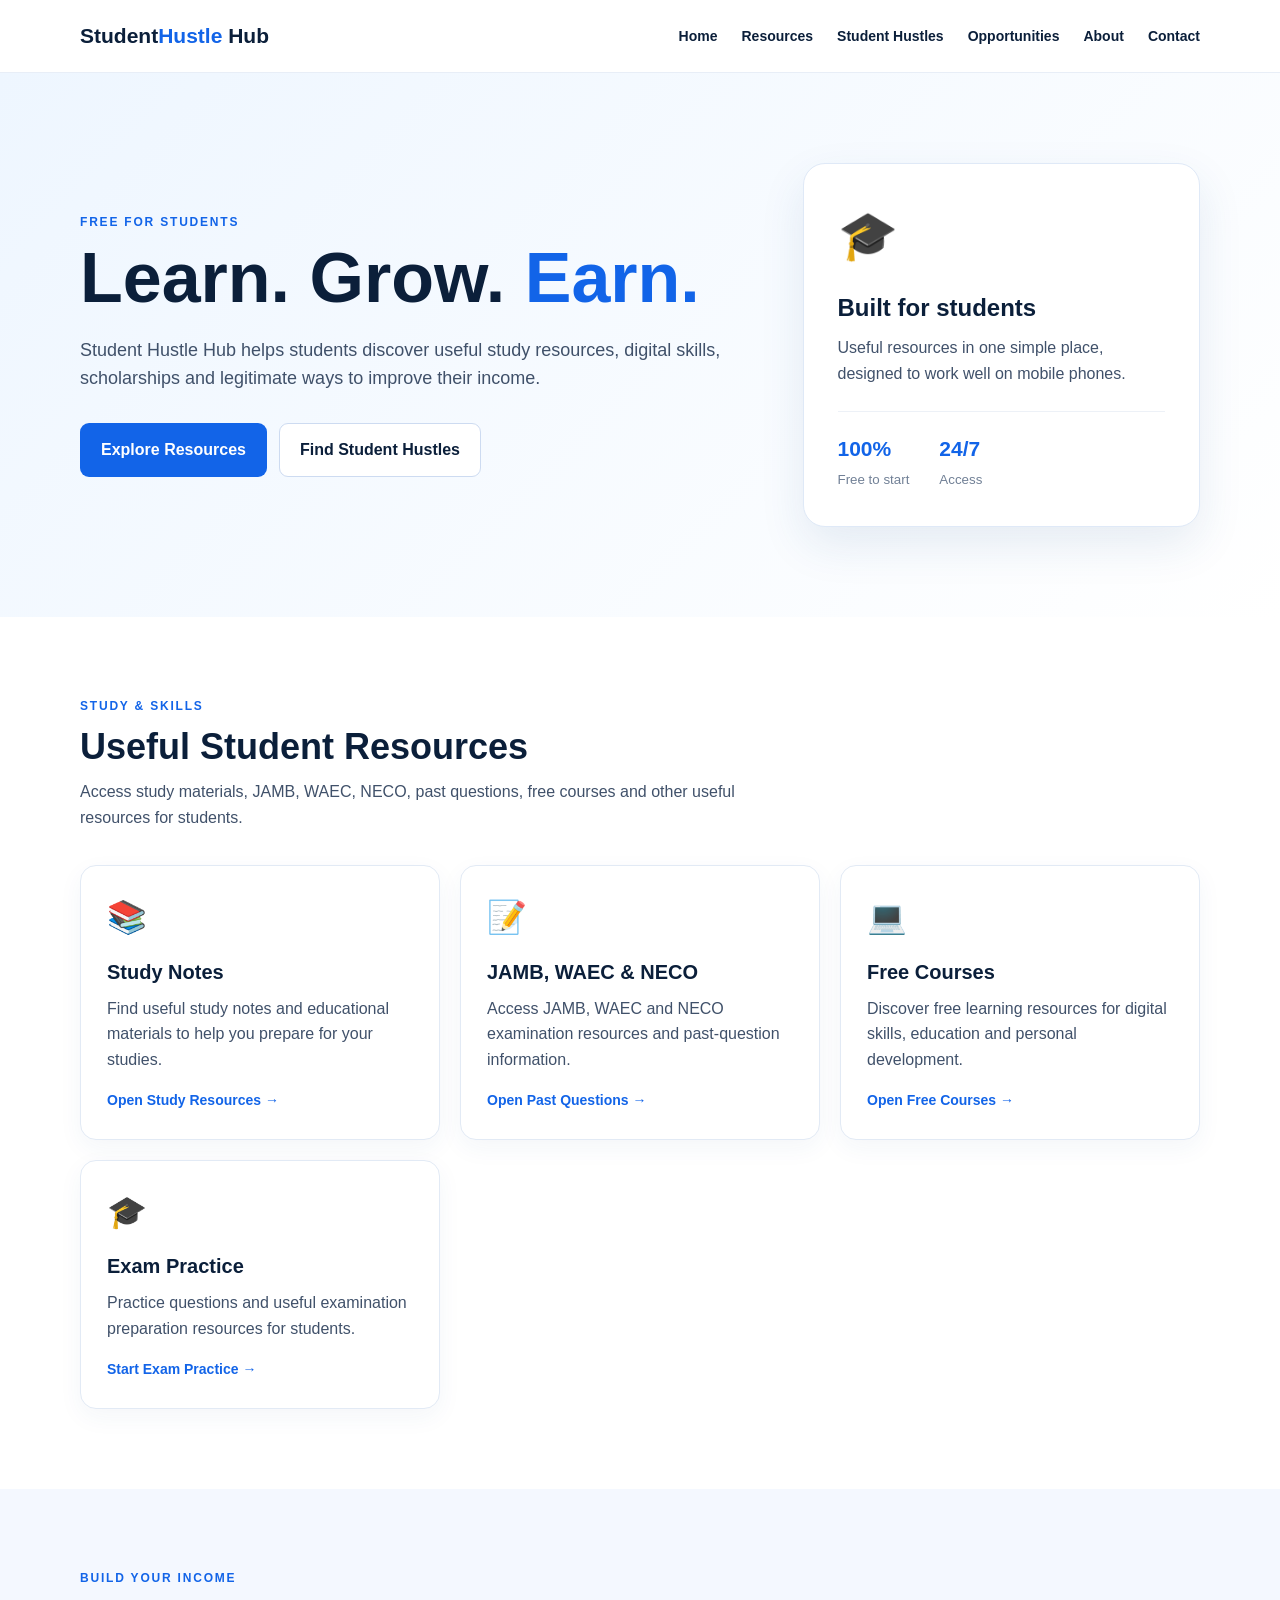
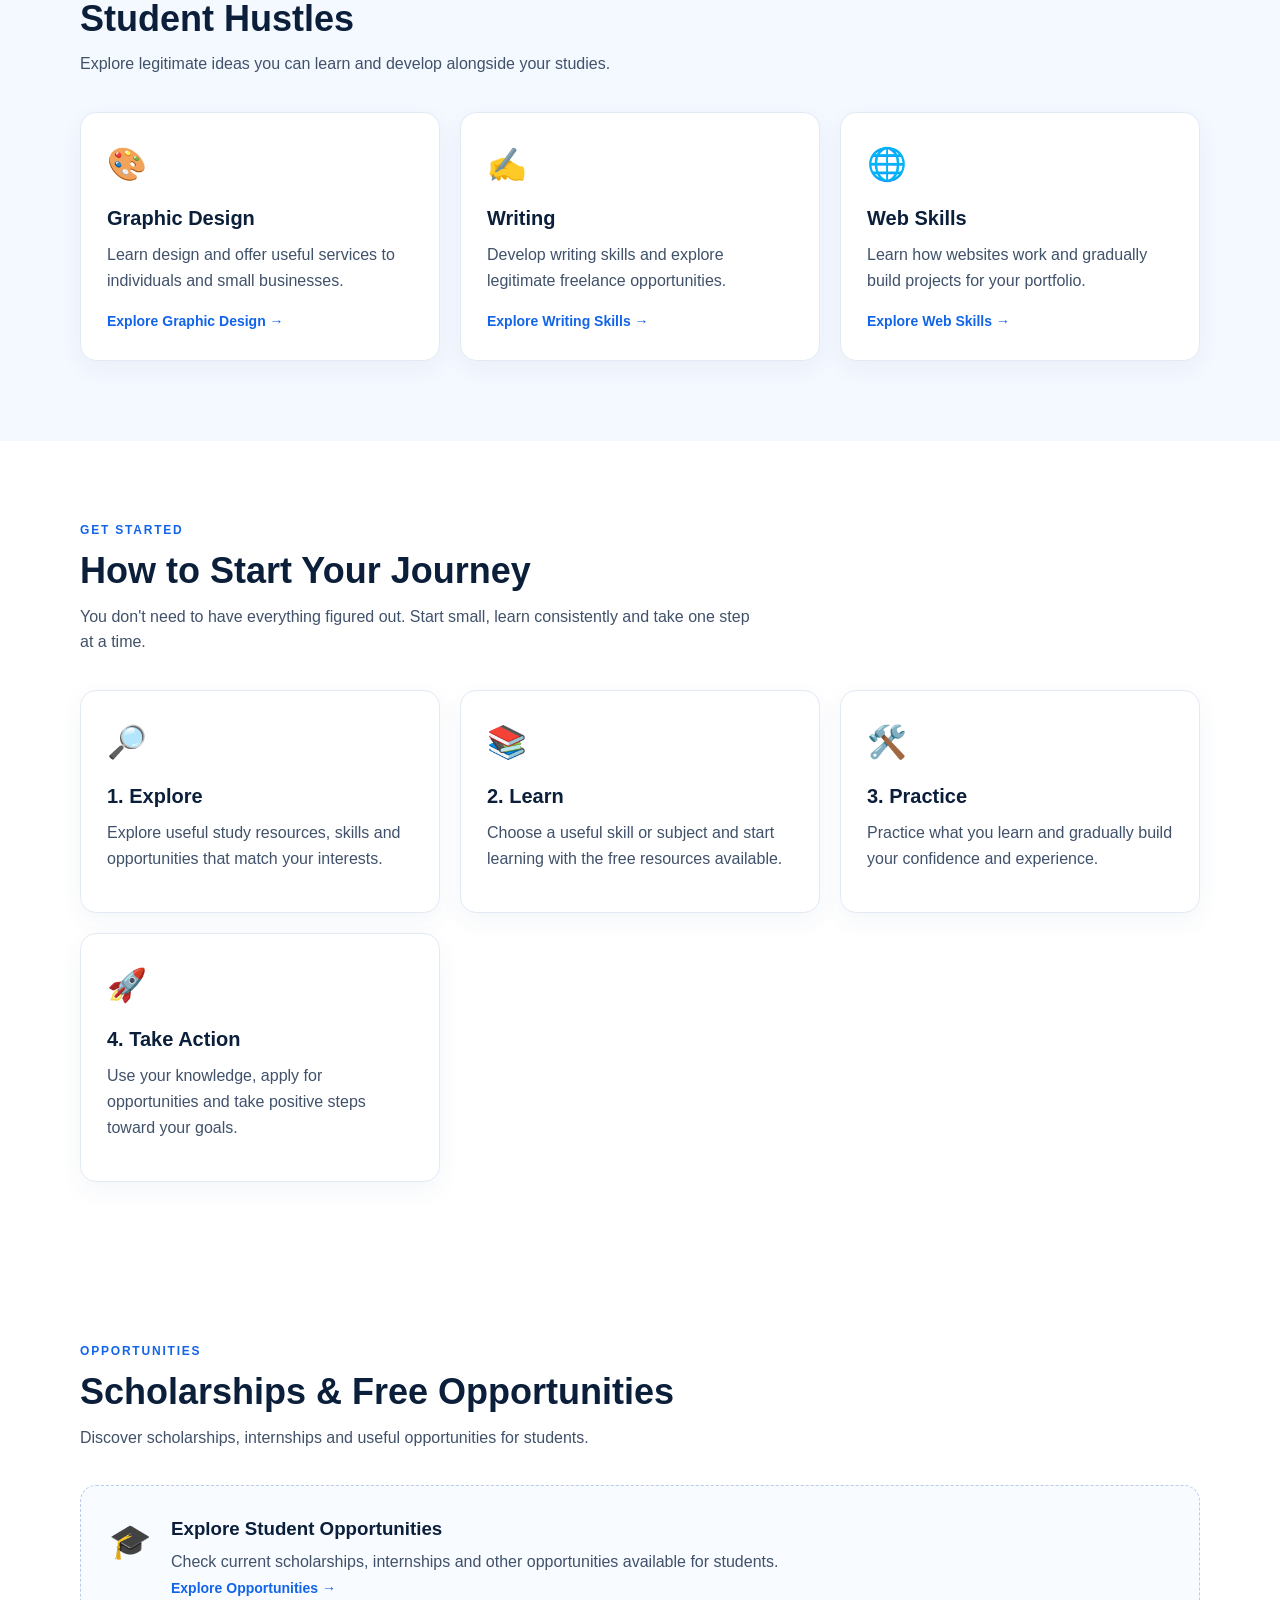
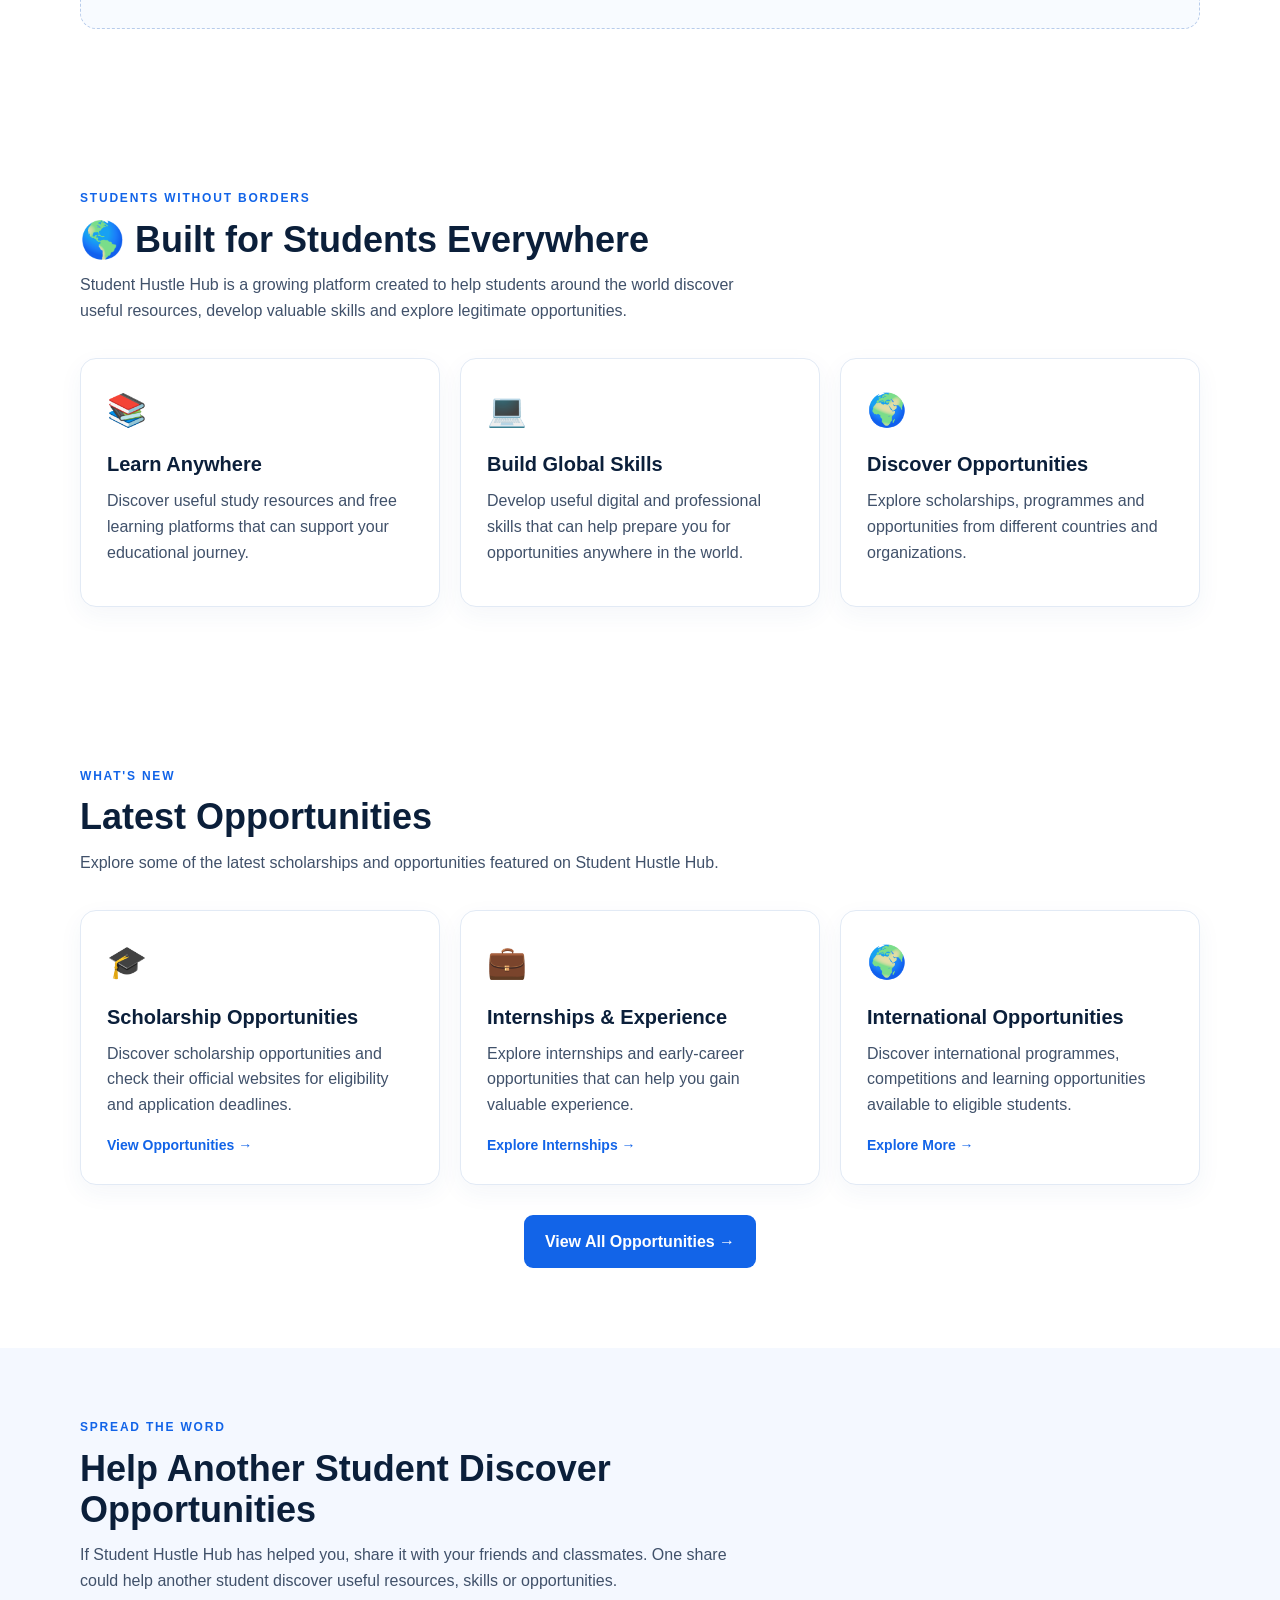
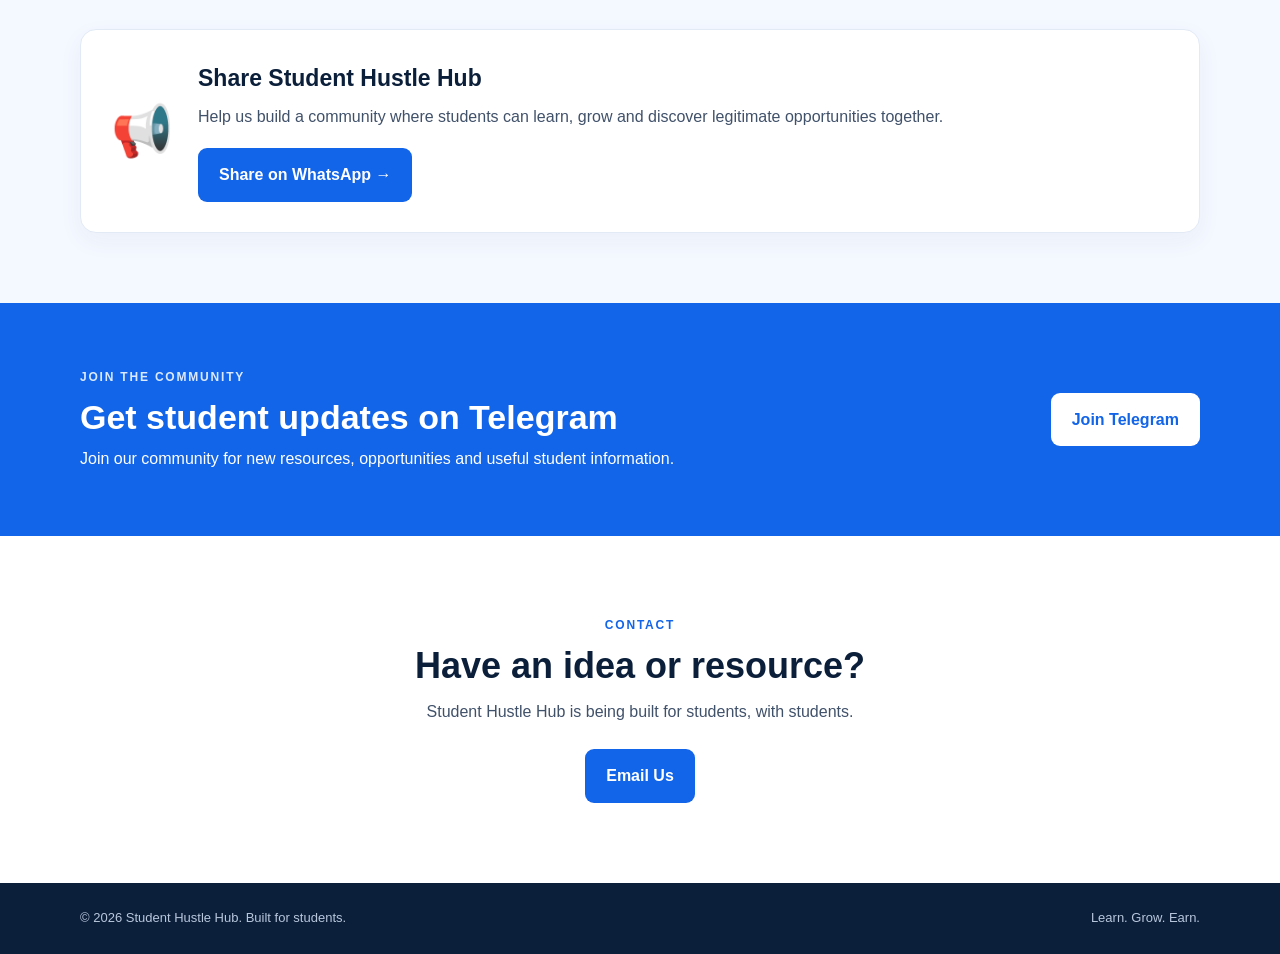
<file: index.html>
<!DOCTYPE html>
<html lang="en">
<head>
<meta charset="UTF-8">
<meta name="viewport" content="width=device-width, initial-scale=1.0">
<meta name="description" content="Student Hustle Hub - free study resources, scholarships, digital skills and legitimate student opportunities.">
  <meta name="keywords" content="Student Hustle Hub, free study resources, scholarships for students, student opportunities, digital skills, student hustles, Nigeria students">
<meta name="author" content="Student Hustle Hub">
  <meta name="google-site-verification" content="V8dwOqXV4xsicoqX_K0o1wgh7_t4XTW1XmEz2Xb26c8" />
<title>Student Hustle Hub</title>
<link rel="stylesheet" href="style.css">
</head>
<body>
<header class="header"><div class="container nav">
<a class="logo" href="#home">Student<span>Hustle</span> Hub</a>
<button class="menu-btn" aria-label="Open menu">☰</button>
<nav id="navLinks"><a href="#home">Home</a><a href="study-resources.html">Resources</a><a href="student-hustles.html">Student Hustles</a><a href="opportunities.html">Opportunities</a><a <a href="about.html">About</a> <a href="contact.html">Contact</a>
</div>
</header>

<main>
<section id="home" class="hero"><div class="container hero-grid"><div>
<p class="eyebrow">FREE FOR STUDENTS</p><h1>Learn. Grow. <span>Earn.</span></h1>
<p class="hero-text">Student Hustle Hub helps students discover useful study resources, digital skills, scholarships and legitimate ways to improve their income.</p>
<div class="actions"><a class="btn primary" href="#resources">Explore Resources</a><a class="btn secondary" href="#hustles">Find Student Hustles</a></div>
</div><div class="hero-card"><div class="icon">🎓</div><h3>Built for students</h3><p>Useful resources in one simple place, designed to work well on mobile phones.</p><div class="mini-stats"><div><strong>100%</strong><small>Free to start</small></div><div><strong>24/7</strong><small>Access</small></div></div></div></div></section>
<section id="resources" class="section">
  <div class="container">

    <div class="section-heading">
      <p class="eyebrow">STUDY & SKILLS</p>
      <h2>Useful Student Resources</h2>
      <p>
        Access study materials, JAMB, WAEC, NECO, past questions,
        free courses and other useful resources for students.
      </p>
    </div>

    <div class="cards">

      <article class="card">
        <div class="card-icon">📚</div>
        <h3>Study Notes</h3>
        <p>
          Find useful study notes and educational materials
          to help you prepare for your studies.
        </p>
        <a href="study-resources.html" class="learn-more">
          Open Study Resources →
        </a>
      </article>

      <article class="card">
        <div class="card-icon">📝</div>
        <h3>JAMB, WAEC & NECO</h3>
        <p>
          Access JAMB, WAEC and NECO examination resources
          and past-question information.
        </p>
        <a href="study-resources.html" class="learn-more">
          Open Past Questions →
        </a>
      </article>

      <article class="card">
        <div class="card-icon">💻</div>
        <h3>Free Courses</h3>
        <p>
          Discover free learning resources for digital skills,
          education and personal development.
        </p>
        <a href="study-resources.html" class="learn-more">
          Open Free Courses →
        </a>
      </article>

      <article class="card">
        <div class="card-icon">🎓</div>
        <h3>Exam Practice</h3>
        <p>
          Practice questions and useful examination preparation
          resources for students.
        </p>
        <a href="study-resources.html" class="learn-more">
          Start Exam Practice →
        </a>
      </article>

    </div>

  </div>
</section>
<section id="hustles" class="section light"><div class="container"><div class="section-heading"><p class="eyebrow">BUILD YOUR INCOME</p><h2>Student Hustles</h2><p>Explore legitimate ideas you can learn and develop alongside your studies.</p></div><div class="cards">
<article class="card"><div class="card-icon">🎨</div><h3>Graphic Design</h3><p>Learn design and offer useful services to individuals and small businesses.</p><a href="student-hustles.html" class="learn-more">Explore Graphic Design →</a></article>
<article class="card"><div class="card-icon">✍️</div><h3>Writing</h3><p>Develop writing skills and explore legitimate freelance opportunities.</p><a href="student-hustles.html" class="learn-more">Explore Writing Skills →</a></article>
<article class="card"><div class="card-icon">🌐</div><h3>Web Skills</h3><p>Learn how websites work and gradually build projects for your portfolio.</p><a href="student-hustles.html" class="learn-more">Explore Web Skills →</a></article>
</div></div></section>
  <section class="section">
  <div class="container">
    <div class="section-heading">
      <p class="eyebrow">GET STARTED</p>
      <h2>How to Start Your Journey</h2>
      <p>You don't need to have everything figured out. Start small, learn consistently and take one step at a time.</p>
    </div>

    <div class="cards">
      <article class="card">
        <div class="card-icon">🔎</div>
        <h3>1. Explore</h3>
        <p>Explore useful study resources, skills and opportunities that match your interests.</p>
      </article>

      <article class="card">
        <div class="card-icon">📚</div>
        <h3>2. Learn</h3>
        <p>Choose a useful skill or subject and start learning with the free resources available.</p>
      </article>

      <article class="card">
        <div class="card-icon">🛠️</div>
        <h3>3. Practice</h3>
        <p>Practice what you learn and gradually build your confidence and experience.</p>
      </article>

      <article class="card">
        <div class="card-icon">🚀</div>
        <h3>4. Take Action</h3>
        <p>Use your knowledge, apply for opportunities and take positive steps toward your goals.</p>
      </article>
    </div>
  </div>
  </section>
<section id="opportunities" class="section">
  <div class="container">
    <div class="section-heading">
      <p class="eyebrow">OPPORTUNITIES</p>
      <h2>Scholarships & Free Opportunities</h2>
      <p>
        Discover scholarships, internships and useful opportunities
        for students.
      </p>
    </div>

    <div class="opportunity-box">
      <span>🎓</span>
      <div>
        <h3>Explore Student Opportunities</h3>
        <p>
          Check current scholarships, internships and other
          opportunities available for students.
        </p>

        <a href="opportunities.html" class="learn-more">
          Explore Opportunities →
        </a>
      </div>
    </div>
  </div>
</section>
  <section class="section global-section">
  <div class="container">

    <div class="section-heading">
      <p class="eyebrow">STUDENTS WITHOUT BORDERS</p>
      <h2>🌎 Built for Students Everywhere</h2>
      <p>
        Student Hustle Hub is a growing platform created to help
        students around the world discover useful resources, develop
        valuable skills and explore legitimate opportunities.
      </p>
    </div>

    <div class="cards">

      <article class="card">
        <div class="card-icon">📚</div>
        <h3>Learn Anywhere</h3>
        <p>
          Discover useful study resources and free learning platforms
          that can support your educational journey.
        </p>
      </article>

      <article class="card">
        <div class="card-icon">💻</div>
        <h3>Build Global Skills</h3>
        <p>
          Develop useful digital and professional skills that can
          help prepare you for opportunities anywhere in the world.
        </p>
      </article>

      <article class="card">
        <div class="card-icon">🌍</div>
        <h3>Discover Opportunities</h3>
        <p>
          Explore scholarships, programmes and opportunities from
          different countries and organizations.
        </p>
      </article>

    </div>

  </div>
  </section>
  <section class="section latest-opportunities">
  <div class="container">

    <div class="section-heading">
      <p class="eyebrow">WHAT'S NEW</p>
      <h2>Latest Opportunities</h2>
      <p>
        Explore some of the latest scholarships and opportunities
        featured on Student Hustle Hub.
      </p>
    </div>

    <div class="cards">

      <article class="card">
        <div class="card-icon">🎓</div>
        <h3>Scholarship Opportunities</h3>
        <p>
          Discover scholarship opportunities and check their official
          websites for eligibility and application deadlines.
        </p>
        <a href="opportunities.html" class="learn-more">
          View Opportunities →
        </a>
      </article>

      <article class="card">
        <div class="card-icon">💼</div>
        <h3>Internships & Experience</h3>
        <p>
          Explore internships and early-career opportunities that can
          help you gain valuable experience.
        </p>
        <a href="opportunities.html" class="learn-more">
          Explore Internships →
        </a>
      </article>

      <article class="card">
        <div class="card-icon">🌍</div>
        <h3>International Opportunities</h3>
        <p>
          Discover international programmes, competitions and learning
          opportunities available to eligible students.
        </p>
        <a href="opportunities.html" class="learn-more">
          Explore More →
        </a>
      </article>

    </div>

    <div style="text-align:center; margin-top:30px;">
      <a href="opportunities.html" class="btn primary">
        View All Opportunities →
      </a>
    </div>

  </div>
  </section>
  <section class="share-section">
  <div class="container">

    <div class="section-heading">
      <p class="eyebrow">SPREAD THE WORD</p>
      <h2>Help Another Student Discover Opportunities</h2>
      <p>
        If Student Hustle Hub has helped you, share it with your
        friends and classmates. One share could help another student
        discover useful resources, skills or opportunities.
      </p>
    </div>

    <div class="share-box">
      <div class="share-icon">📢</div>

      <div>
        <h3>Share Student Hustle Hub</h3>
        <p>
          Help us build a community where students can learn, grow
          and discover legitimate opportunities together.
        </p>

        <a class="btn primary"
           href="https://wa.me/?text=Check%20out%20Student%20Hustle%20Hub%20for%20useful%20student%20resources%2C%20skills%20and%20opportunities!"
           target="_blank"
           rel="noopener">
          Share on WhatsApp →
        </a>
      </div>
    </div>

  </div>
  </section>
  <section class="telegram"><div class="container telegram-box"><div><p class="eyebrow">JOIN THE COMMUNITY</p><h2>Get student updates on Telegram</h2><p>Join our community for new resources, opportunities and useful student information.</p></div><a class="btn white" href="https://t.me/StudentHustleHubNG" target="_blank" rel="noopener">Join Telegram</a></div></section>
<section id="contact" class="section contact"><div class="container"><div class="section-heading"><p class="eyebrow">CONTACT</p><h2>Have an idea or resource?</h2><p>Student Hustle Hub is being built for students, with students.</p></div><a class="btn primary" href="mailto:hello@studenthustlehub.example">Email Us</a></div></section>
</main>
<footer><div class="container footer-inner"><p>© 2026 Student Hustle Hub. Built for students.</p><p>Learn. Grow. Earn.</p></div></footer>
<script src="script.js"></script>
</body></html>
</file>
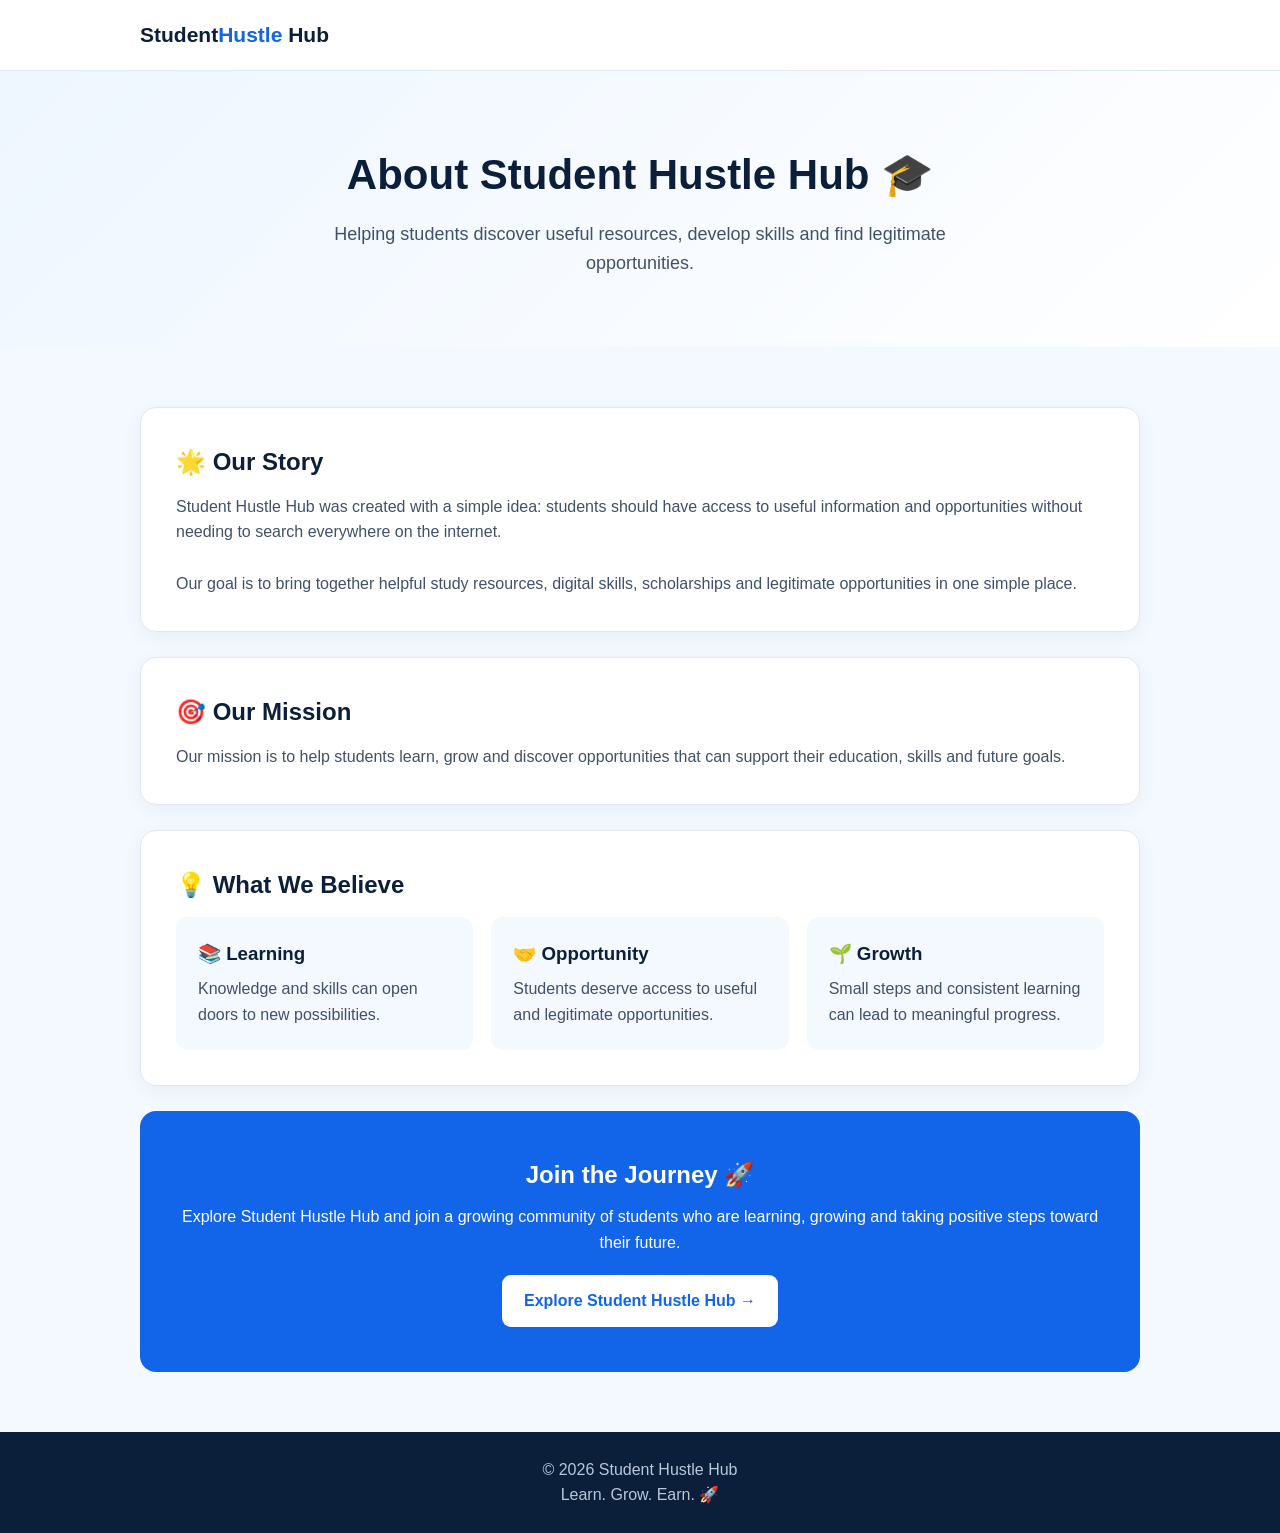
<file: about.html>
<!DOCTYPE html>
<html lang="en">
<head>
  <meta charset="UTF-8">
  <meta name="viewport" content="width=device-width, initial-scale=1.0">

  <meta name="description" content="Learn about Student Hustle Hub, a free platform created to help students discover useful resources, skills and legitimate opportunities.">

  <title>About Us | Student Hustle Hub</title>

  <style>
    * {
      box-sizing: border-box;
      margin: 0;
      padding: 0;
    }

    body {
      font-family: Arial, sans-serif;
      color: #40516a;
      line-height: 1.6;
      background: #f4f8ff;
    }

    .container {
      width: 92%;
      max-width: 1000px;
      margin: auto;
    }

    header {
      background: white;
      padding: 18px 0;
      border-bottom: 1px solid #e0e8f5;
    }

    .logo {
      color: #0b1f3a;
      font-size: 21px;
      font-weight: bold;
      text-decoration: none;
    }

    .logo span {
      color: #1264e8;
    }

    .hero {
      background: linear-gradient(135deg, #eef6ff, #ffffff);
      padding: 70px 0;
      text-align: center;
    }

    .hero h1 {
      color: #0b1f3a;
      font-size: 42px;
      margin-bottom: 12px;
    }

    .hero p {
      max-width: 700px;
      margin: auto;
      font-size: 18px;
    }

    .content {
      padding: 60px 0;
    }

    .about-box {
      background: white;
      padding: 35px;
      border-radius: 16px;
      border: 1px solid #e0e8f5;
      margin-bottom: 25px;
      box-shadow: 0 5px 20px rgba(0,0,0,0.05);
    }

    .about-box h2 {
      color: #0b1f3a;
      margin-bottom: 12px;
    }

    .values {
      display: grid;
      grid-template-columns: repeat(3, 1fr);
      gap: 18px;
    }

    .value {
      background: #f4f8ff;
      padding: 22px;
      border-radius: 12px;
    }

    .value h3 {
      color: #0b1f3a;
      margin-bottom: 8px;
    }

    .cta {
      text-align: center;
      background: #1264e8;
      color: white;
      padding: 45px 25px;
      border-radius: 16px;
    }

    .cta h2 {
      margin-bottom: 10px;
    }

    .btn {
      display: inline-block;
      margin-top: 20px;
      padding: 13px 22px;
      background: white;
      color: #1264e8;
      text-decoration: none;
      font-weight: bold;
      border-radius: 9px;
    }

    footer {
      background: #0b1f3a;
      color: #b8c7dc;
      text-align: center;
      padding: 25px;
    }

    @media (max-width: 700px) {
      .hero h1 {
        font-size: 34px;
      }

      .values {
        grid-template-columns: 1fr;
      }

      .about-box {
        padding: 25px;
      }
    }
  </style>
</head>

<body>

  <header>
    <div class="container">
      <a href="index.html" class="logo">Student<span>Hustle</span> Hub</a>
    </div>
  </header>

  <section class="hero">
    <div class="container">
      <h1>About Student Hustle Hub 🎓</h1>
      <p>Helping students discover useful resources, develop skills and find legitimate opportunities.</p>
    </div>
  </section>

  <main class="content">
    <div class="container">

      <section class="about-box">
        <h2>🌟 Our Story</h2>
        <p>
          Student Hustle Hub was created with a simple idea: students should have
          access to useful information and opportunities without needing to search
          everywhere on the internet.
        </p>
        <br>
        <p>
          Our goal is to bring together helpful study resources, digital skills,
          scholarships and legitimate opportunities in one simple place.
        </p>
      </section>

      <section class="about-box">
        <h2>🎯 Our Mission</h2>
        <p>
          Our mission is to help students learn, grow and discover opportunities
          that can support their education, skills and future goals.
        </p>
      </section>

      <section class="about-box">
        <h2>💡 What We Believe</h2>

        <div class="values">
          <div class="value">
            <h3>📚 Learning</h3>
            <p>Knowledge and skills can open doors to new possibilities.</p>
          </div>

          <div class="value">
            <h3>🤝 Opportunity</h3>
            <p>Students deserve access to useful and legitimate opportunities.</p>
          </div>

          <div class="value">
            <h3>🌱 Growth</h3>
            <p>Small steps and consistent learning can lead to meaningful progress.</p>
          </div>
        </div>
      </section>

      <section class="cta">
        <h2>Join the Journey 🚀</h2>
        <p>
          Explore Student Hustle Hub and join a growing community of students
          who are learning, growing and taking positive steps toward their future.
        </p>

        <a href="index.html" class="btn">Explore Student Hustle Hub →</a>
      </section>

    </div>
  </main>

  <footer>
    <p>© 2026 Student Hustle Hub</p>
    <p>Learn. Grow. Earn. 🚀</p>
  </footer>

</body>
  </html>
</file>
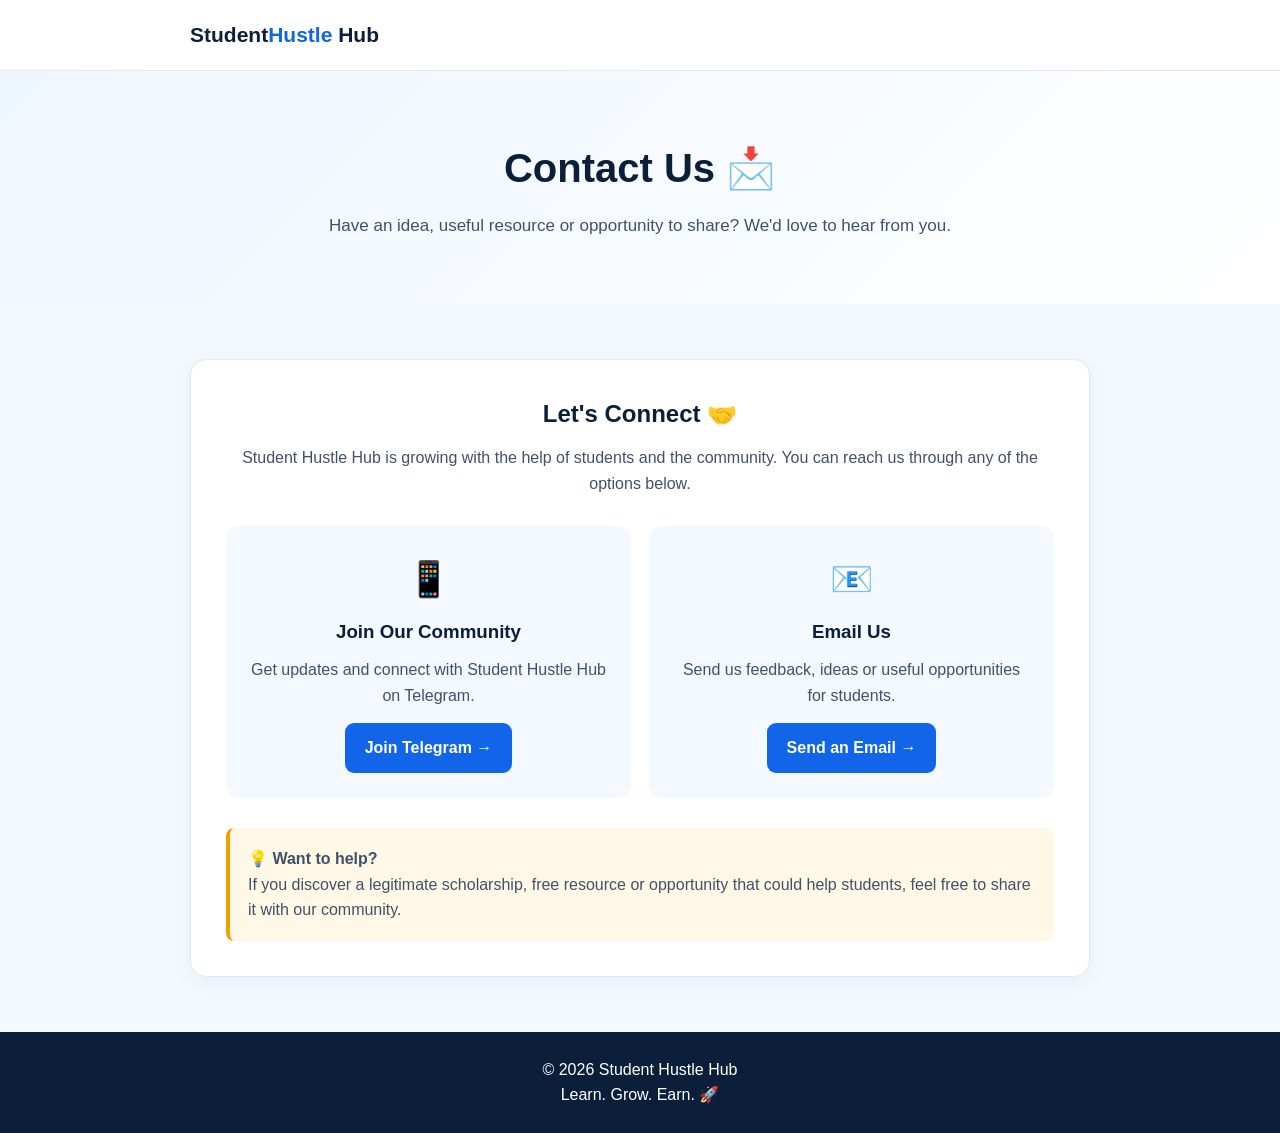
<file: contact.html>
<!DOCTYPE html>
<html lang="en">
<head>
  <meta charset="UTF-8">
  <meta name="viewport" content="width=device-width, initial-scale=1.0">

  <meta name="description" content="Contact Student Hustle Hub to share ideas, useful resources, opportunities and feedback for students.">

  <title>Contact Us | Student Hustle Hub</title>

  <style>
    * {
      box-sizing: border-box;
      margin: 0;
      padding: 0;
    }

    body {
      font-family: Arial, sans-serif;
      color: #40516a;
      line-height: 1.6;
      background: #f4f8ff;
    }

    .container {
      width: 92%;
      max-width: 900px;
      margin: auto;
    }

    header {
      background: white;
      padding: 18px 0;
      border-bottom: 1px solid #e0e8f5;
    }

    .logo {
      color: #0b1f3a;
      font-size: 21px;
      font-weight: bold;
      text-decoration: none;
    }

    .logo span {
      color: #1264e8;
    }

    .hero {
      background: linear-gradient(135deg, #eef6ff, #ffffff);
      padding: 65px 20px;
      text-align: center;
    }

    .hero h1 {
      color: #0b1f3a;
      font-size: 40px;
      margin-bottom: 12px;
    }

    .hero p {
      max-width: 650px;
      margin: auto;
      font-size: 17px;
    }

    .content {
      padding: 55px 0;
    }

    .contact-box {
      background: white;
      padding: 35px;
      border-radius: 16px;
      border: 1px solid #e0e8f5;
      box-shadow: 0 5px 20px rgba(0,0,0,0.05);
      text-align: center;
    }

    .contact-box h2 {
      color: #0b1f3a;
      margin-bottom: 12px;
    }

    .contact-options {
      display: grid;
      grid-template-columns: repeat(2, 1fr);
      gap: 18px;
      margin-top: 30px;
    }

    .option {
      background: #f4f8ff;
      padding: 25px;
      border-radius: 12px;
    }

    .option h3 {
      color: #0b1f3a;
      margin: 10px 0;
    }

    .icon {
      font-size: 35px;
    }

    .btn {
      display: inline-block;
      margin-top: 15px;
      padding: 12px 20px;
      background: #1264e8;
      color: white;
      text-decoration: none;
      font-weight: bold;
      border-radius: 9px;
    }

    .note {
      margin-top: 30px;
      background: #fff8e6;
      padding: 18px;
      border-left: 4px solid #f0a000;
      border-radius: 8px;
      text-align: left;
    }

    footer {
      background: #0b1f3a;
      color: white;
      text-align: center;
      padding: 25px;
    }

    @media (max-width: 650px) {
      .contact-options {
        grid-template-columns: 1fr;
      }

      .hero h1 {
        font-size: 34px;
      }

      .contact-box {
        padding: 25px;
      }
    }
  </style>
</head>

<body>

<header>
  <div class="container">
    <a href="index.html" class="logo">Student<span>Hustle</span> Hub</a>
  </div>
</header>

<section class="hero">
  <div class="container">
    <h1>Contact Us 📩</h1>
    <p>Have an idea, useful resource or opportunity to share? We'd love to hear from you.</p>
  </div>
</section>

<main class="content">
  <div class="container">

    <section class="contact-box">
      <h2>Let's Connect 🤝</h2>
      <p>
        Student Hustle Hub is growing with the help of students and the community.
        You can reach us through any of the options below.
      </p>

      <div class="contact-options">

        <div class="option">
          <div class="icon">📱</div>
          <h3>Join Our Community</h3>
          <p>Get updates and connect with Student Hustle Hub on Telegram.</p>

          <a href="https://t.me/StudentHustleHubNG" target="_blank" class="btn">
            Join Telegram →
          </a>
        </div>

        <div class="option">
          <div class="icon">📧</div>
          <h3>Email Us</h3>
          <p>Send us feedback, ideas or useful opportunities for students.</p>

          <!-- Replace the email address below with your real email address -->
          <a href="mailto:hello@studenthustlehub.example" class="btn">
            Send an Email →
          </a>
        </div>

      </div>

      <div class="note">
        <strong>💡 Want to help?</strong>
        <p>
          If you discover a legitimate scholarship, free resource or opportunity
          that could help students, feel free to share it with our community.
        </p>
      </div>

    </section>

  </div>
</main>

<footer>
  <p>© 2026 Student Hustle Hub</p>
  <p>Learn. Grow. Earn. 🚀</p>
</footer>

</body>
        </html>
</file>
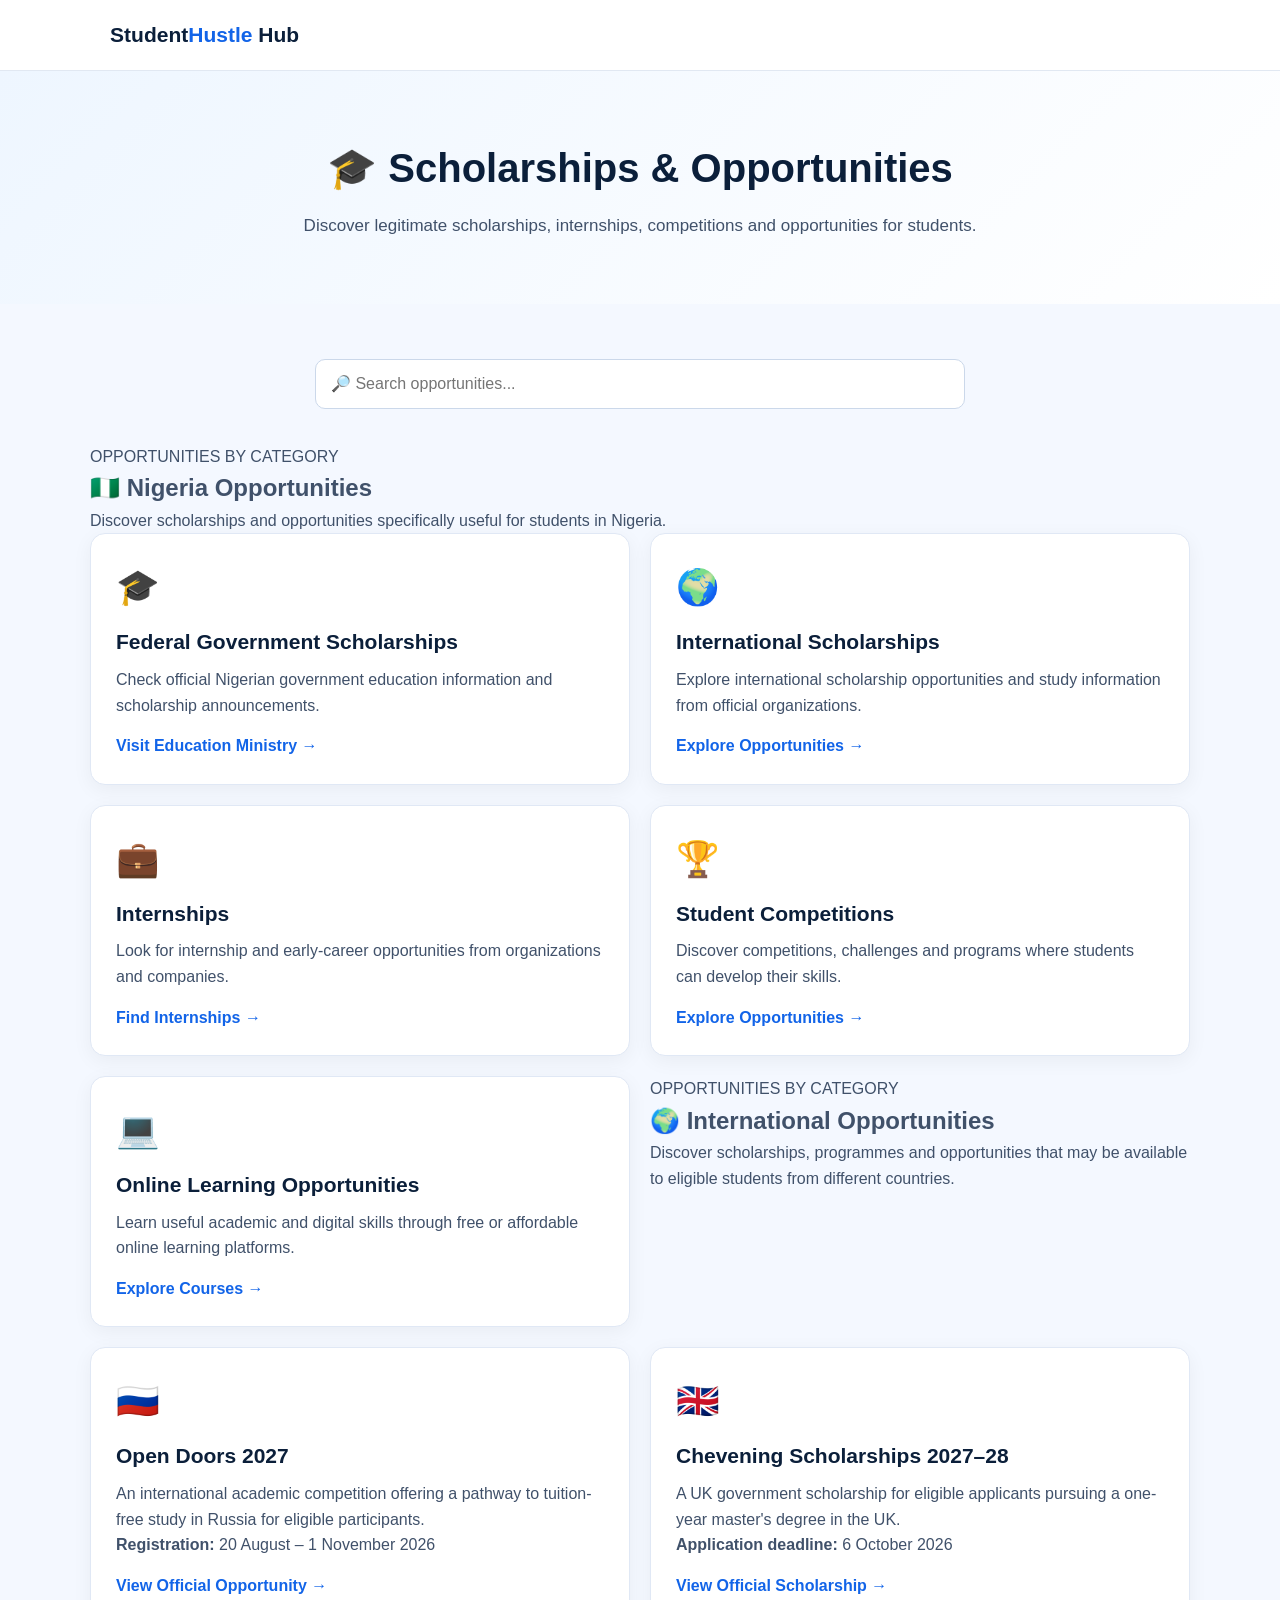
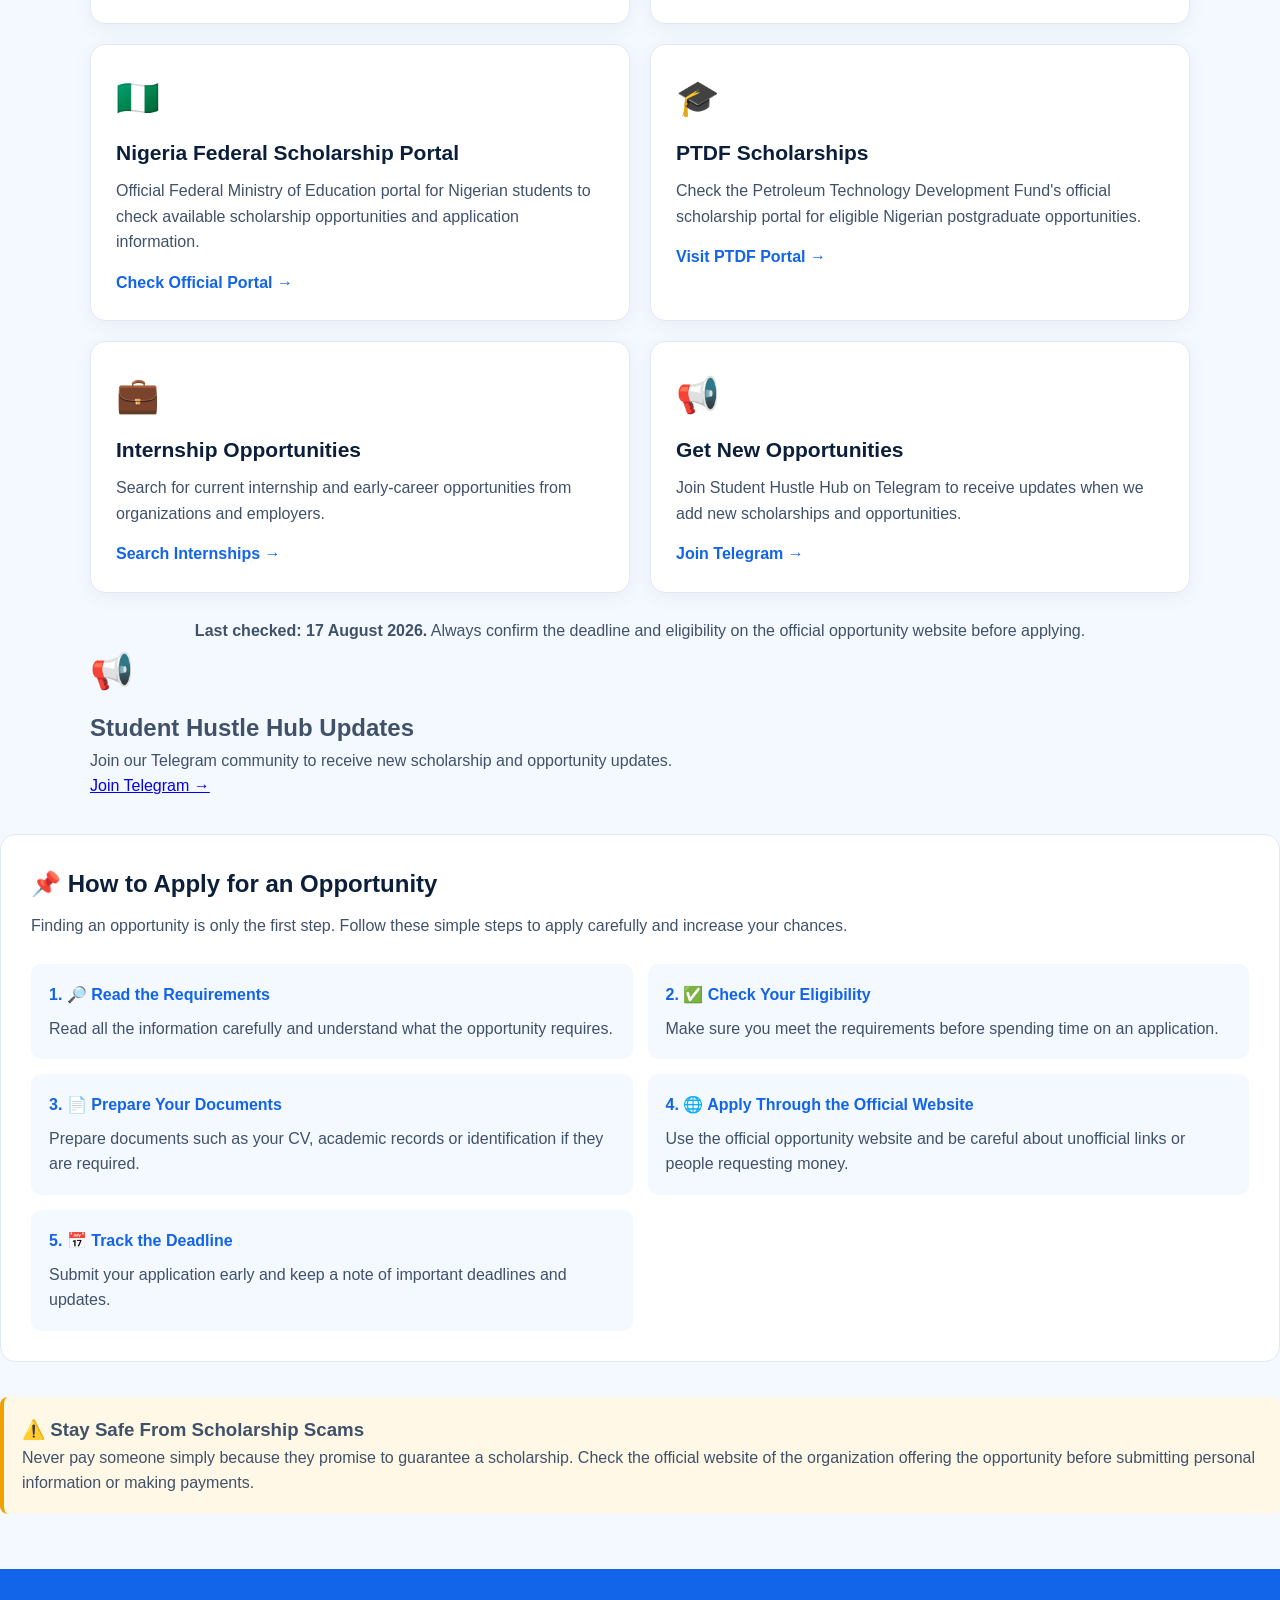
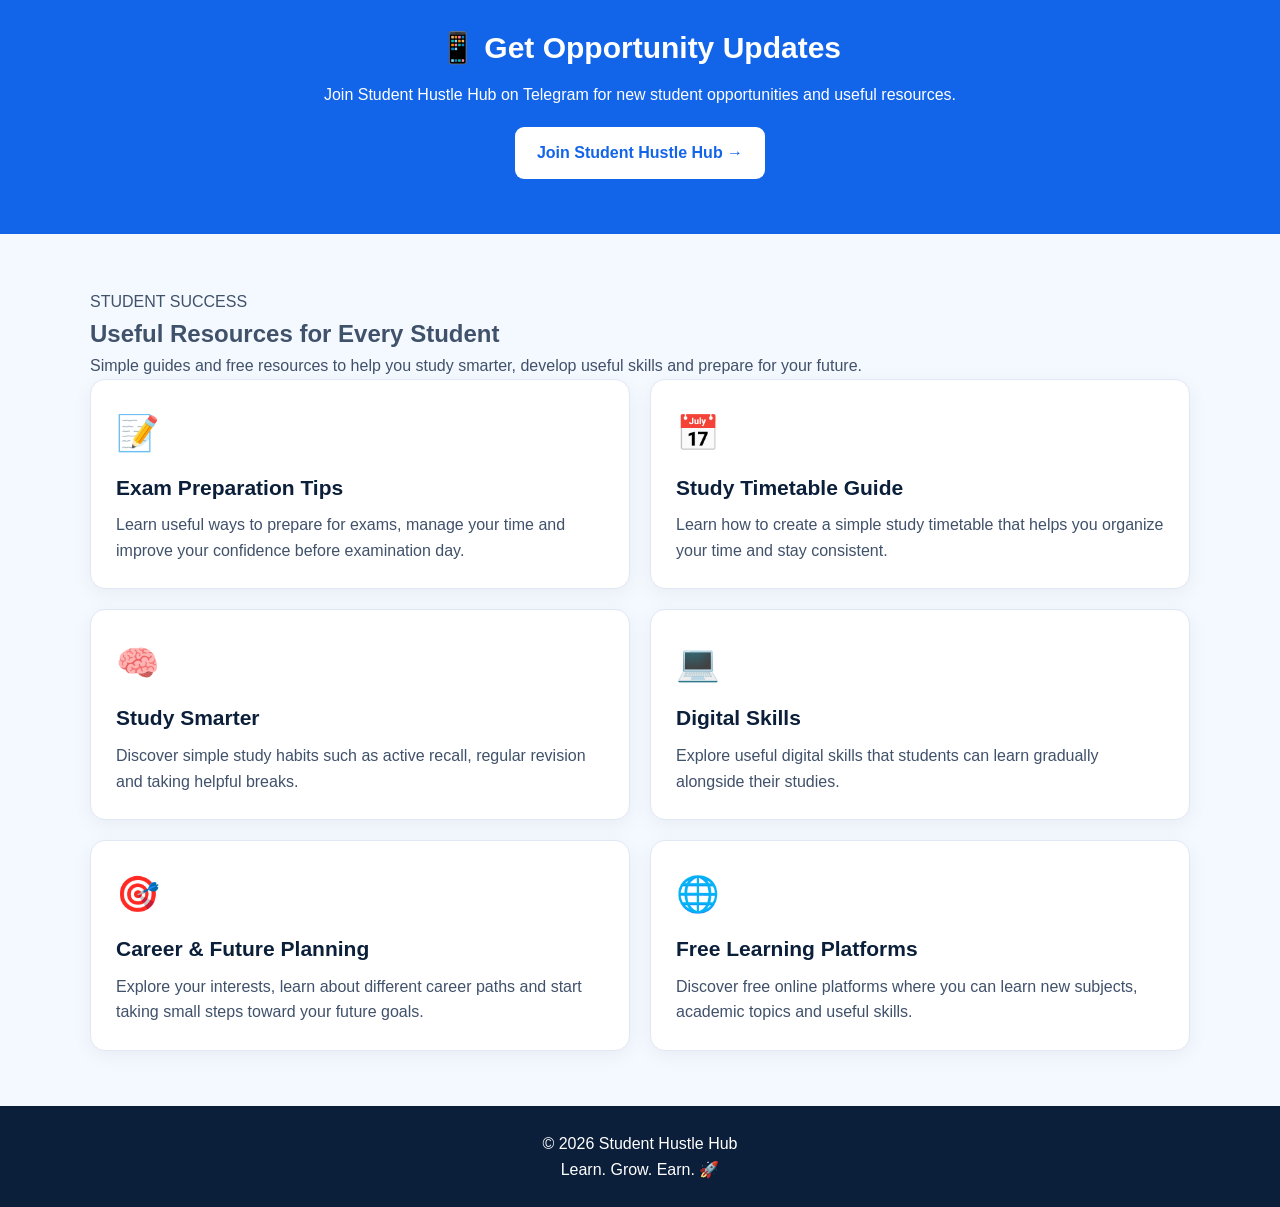
<file: opportunities.html>
<!DOCTYPE html>
<html lang="en">
<head>
  <meta charset="UTF-8">
  <meta name="viewport" content="width=device-width, initial-scale=1.0">

  <title>Scholarships & Opportunities | Student Hustle Hub</title>

  <style>
    * {
      box-sizing: border-box;
      margin: 0;
      padding: 0;
    }

    body {
      font-family: Arial, sans-serif;
      background: #f4f8ff;
      color: #40516a;
      line-height: 1.6;
    }

    header {
      background: white;
      padding: 18px 5%;
      border-bottom: 1px solid #e1e8f2;
      position: sticky;
      top: 0;
      z-index: 10;
    }

    header a {
      text-decoration: none;
      color: #0b1f3a;
      font-size: 21px;
      font-weight: bold;
    }

    header span {
      color: #1264e8;
    }

    .hero {
      background: linear-gradient(135deg, #eef6ff, #ffffff);
      padding: 65px 20px;
      text-align: center;
    }

    .hero h1 {
      color: #0b1f3a;
      font-size: 40px;
      margin-bottom: 12px;
    }

    .hero p {
      max-width: 700px;
      margin: auto;
      font-size: 17px;
    }

    .container {
      width: 92%;
      max-width: 1100px;
      margin: auto;
    }

    .resources {
      padding: 55px 0;
    }

    .search {
      width: 100%;
      max-width: 650px;
      padding: 15px;
      margin: 0 auto 35px;
      display: block;
      border: 1px solid #cbd8ea;
      border-radius: 10px;
      font-size: 16px;
      outline: none;
    }

    .cards {
      display: grid;
      grid-template-columns: repeat(2, 1fr);
      gap: 20px;
    }

    .card {
      background: white;
      padding: 25px;
      border-radius: 15px;
      border: 1px solid #e0e8f5;
      box-shadow: 0 5px 20px rgba(0,0,0,0.05);
    }

    .icon {
      font-size: 35px;
      margin-bottom: 10px;
    }

    .card h2 {
      color: #0b1f3a;
      font-size: 21px;
      margin-bottom: 8px;
    }

    .card a {
      display: inline-block;
      margin-top: 15px;
      color: #1264e8;
      font-weight: bold;
      text-decoration: none;
    }

    .card a:hover {
      text-decoration: underline;
    }

    .warning {
      background: #fff8e6;
      border-left: 4px solid #f0a000;
      padding: 18px;
      border-radius: 8px;
      margin-top: 35px;
    }

    .telegram {
      background: #1264e8;
      color: white;
      padding: 55px 20px;
      text-align: center;
    }

    .telegram h2 {
      font-size: 30px;
      margin-bottom: 10px;
    }

    .telegram a {
      display: inline-block;
      background: white;
      color: #1264e8;
      padding: 13px 22px;
      border-radius: 9px;
      text-decoration: none;
      font-weight: bold;
      margin-top: 20px;
    }

    footer {
      background: #0b1f3a;
      color: white;
      text-align: center;
      padding: 25px;
    }

    @media (max-width: 700px) {
      .cards {
        grid-template-columns: 1fr;
      }

      .hero h1 {
        font-size: 34px;
      }
    }

    .how-to-apply {
  background: white;
  padding: 30px;
  border-radius: 15px;
  border: 1px solid #e0e8f5;
  margin-top: 35px;
}

.how-to-apply h2 {
  color: #0b1f3a;
  margin-bottom: 10px;
}

.apply-intro {
  margin-bottom: 25px;
}

.apply-steps {
  display: grid;
  grid-template-columns: repeat(2, 1fr);
  gap: 15px;
}

.apply-step {
  background: #f4f8ff;
  padding: 18px;
  border-radius: 10px;
}

.apply-step strong {
  display: block;
  color: #1264e8;
  margin-bottom: 8px;
}

@media (max-width: 700px) {
  .apply-steps {
    grid-template-columns: 1fr;
  }
}
  </style>
</head>

<body>

<header>
  <div class="container">
    <a href="index.html">
      Student<span>Hustle</span> Hub
    </a>
  </div>
</header>

<section class="hero">
  <div class="container">
    <h1>🎓 Scholarships & Opportunities</h1>

    <p>
      Discover legitimate scholarships, internships,
      competitions and opportunities for students.
    </p>
  </div>
</section>

<section class="resources">

  <div class="container">

    <input
      type="text"
      id="search"
      class="search"
      placeholder="🔎 Search opportunities..."
    >
<div class="section-heading">
  <p class="eyebrow">OPPORTUNITIES BY CATEGORY</p>
  <h2>🇳🇬 Nigeria Opportunities</h2>
  <p>
    Discover scholarships and opportunities specifically useful
    for students in Nigeria.
  </p>
</div>
    <div class="cards">

      <div class="card">
        <div class="icon">🎓</div>

        <h2>Federal Government Scholarships</h2>

        <p>
          Check official Nigerian government education
          information and scholarship announcements.
        </p>

        <a href="https://education.gov.ng/" target="_blank">
          Visit Education Ministry →
        </a>
      </div>


      <div class="card">
        <div class="icon">🌍</div>

        <h2>International Scholarships</h2>

        <p>
          Explore international scholarship opportunities
          and study information from official organizations.
        </p>

        <a href="https://www.education.gov.au/" target="_blank">
          Explore Opportunities →
        </a>
      </div>


      <div class="card">
        <div class="icon">💼</div>

        <h2>Internships</h2>

        <p>
          Look for internship and early-career opportunities
          from organizations and companies.
        </p>

        <a href="https://www.linkedin.com/jobs/" target="_blank">
          Find Internships →
        </a>
      </div>


      <div class="card">
        <div class="icon">🏆</div>

        <h2>Student Competitions</h2>

        <p>
          Discover competitions, challenges and programs
          where students can develop their skills.
        </p>

        <a href="https://www.un.org/en/get-involved" target="_blank">
          Explore Opportunities →
        </a>
      </div>


      <div class="card">
        <div class="icon">💻</div>

        <h2>Online Learning Opportunities</h2>

        <p>
          Learn useful academic and digital skills through
          free or affordable online learning platforms.
        </p>

        <a href="https://www.edx.org/" target="_blank">
          Explore Courses →
        </a>
      </div>

<div class="section-heading">
  <p class="eyebrow">OPPORTUNITIES BY CATEGORY</p>
  <h2>🌍 International Opportunities</h2>
  <p>
    Discover scholarships, programmes and opportunities that may be
    available to eligible students from different countries.
  </p>
</div>

  <div class="card">
    <div class="icon">🇷🇺</div>

    <h2>Open Doors 2027</h2>

    <p>
      An international academic competition offering a pathway
      to tuition-free study in Russia for eligible participants.
    </p>

    <p><strong>Registration:</strong> 20 August – 1 November 2026</p>

    <a href="https://od.globaluni.ru/" target="_blank">
      View Official Opportunity →
    </a>
  </div>


  <div class="card">
    <div class="icon">🇬🇧</div>

    <h2>Chevening Scholarships 2027–28</h2>

    <p>
      A UK government scholarship for eligible applicants
      pursuing a one-year master's degree in the UK.
    </p>

    <p><strong>Application deadline:</strong> 6 October 2026</p>

    <a href="https://www.chevening.org/scholarships/" target="_blank">
      View Official Scholarship →
    </a>
  </div>


  <div class="card">
    <div class="icon">🇳🇬</div>

    <h2>Nigeria Federal Scholarship Portal</h2>

    <p>
      Official Federal Ministry of Education portal for
      Nigerian students to check available scholarship
      opportunities and application information.
    </p>

    <a href="https://scholarship.education.gov.ng/scholarships" target="_blank">
      Check Official Portal →
    </a>
  </div>


  <div class="card">
    <div class="icon">🎓</div>

    <h2>PTDF Scholarships</h2>

    <p>
      Check the Petroleum Technology Development Fund's
      official scholarship portal for eligible Nigerian
      postgraduate opportunities.
    </p>

    <a href="https://scholarship.ptdf.gov.ng/" target="_blank">
      Visit PTDF Portal →
    </a>
  </div>


  <div class="card">
    <div class="icon">💼</div>

    <h2>Internship Opportunities</h2>

    <p>
      Search for current internship and early-career
      opportunities from organizations and employers.
    </p>

    <a href="https://www.linkedin.com/jobs/" target="_blank">
      Search Internships →
    </a>
  </div>


  <div class="card">
    <div class="icon">📢</div>

    <h2>Get New Opportunities</h2>

    <p>
      Join Student Hustle Hub on Telegram to receive
      updates when we add new scholarships and opportunities.
    </p>

    <a href="https://t.me/StudentHustleHubNG" target="_blank">
      Join Telegram →
    </a>
  </div>

</div>

<p style="margin-top:25px; text-align:center;">
  <strong>Last checked: 17 August 2026.</strong>
  Always confirm the deadline and eligibility on the official
  opportunity website before applying.
</p>
        <div class="icon">📢</div>

        <h2>Student Hustle Hub Updates</h2>

        <p>
          Join our Telegram community to receive new
          scholarship and opportunity updates.
        </p>

        <a href="https://t.me/StudentHustleHubNG" target="_blank">
          Join Telegram →
        </a>
      </div>

    </div>
<div class="how-to-apply">

  <h2>📌 How to Apply for an Opportunity</h2>

  <p class="apply-intro">
    Finding an opportunity is only the first step. Follow these
    simple steps to apply carefully and increase your chances.
  </p>

  <div class="apply-steps">

    <div class="apply-step">
      <strong>1. 🔎 Read the Requirements</strong>
      <p>Read all the information carefully and understand what the opportunity requires.</p>
    </div>

    <div class="apply-step">
      <strong>2. ✅ Check Your Eligibility</strong>
      <p>Make sure you meet the requirements before spending time on an application.</p>
    </div>

    <div class="apply-step">
      <strong>3. 📄 Prepare Your Documents</strong>
      <p>Prepare documents such as your CV, academic records or identification if they are required.</p>
    </div>

    <div class="apply-step">
      <strong>4. 🌐 Apply Through the Official Website</strong>
      <p>Use the official opportunity website and be careful about unofficial links or people requesting money.</p>
    </div>

    <div class="apply-step">
      <strong>5. 📅 Track the Deadline</strong>
      <p>Submit your application early and keep a note of important deadlines and updates.</p>
    </div>

  </div>

</div>

    <div class="warning">

      <h3>⚠️ Stay Safe From Scholarship Scams</h3>

      <p>
        Never pay someone simply because they promise to
        guarantee a scholarship. Check the official website
        of the organization offering the opportunity before
        submitting personal information or making payments.
      </p>

    </div>

  </div>

</section>


<section class="telegram">

  <div class="container">

    <h2>📱 Get Opportunity Updates</h2>

    <p>
      Join Student Hustle Hub on Telegram for new
      student opportunities and useful resources.
    </p>

    <a href="https://t.me/StudentHustleHubNG" target="_blank">
      Join Student Hustle Hub →
    </a>

  </div>

</section>
<section class="resources">
  <div class="container">

    <div class="section-heading">
      <p class="eyebrow">STUDENT SUCCESS</p>
      <h2>Useful Resources for Every Student</h2>
      <p>
        Simple guides and free resources to help you study smarter,
        develop useful skills and prepare for your future.
      </p>
    </div>

    <div class="cards">

      <div class="card">
        <div class="icon">📝</div>
        <h2>Exam Preparation Tips</h2>
        <p>
          Learn useful ways to prepare for exams, manage your time
          and improve your confidence before examination day.
        </p>
      </div>

      <div class="card">
        <div class="icon">📅</div>
        <h2>Study Timetable Guide</h2>
        <p>
          Learn how to create a simple study timetable that helps
          you organize your time and stay consistent.
        </p>
      </div>

      <div class="card">
        <div class="icon">🧠</div>
        <h2>Study Smarter</h2>
        <p>
          Discover simple study habits such as active recall,
          regular revision and taking helpful breaks.
        </p>
      </div>

      <div class="card">
        <div class="icon">💻</div>
        <h2>Digital Skills</h2>
        <p>
          Explore useful digital skills that students can learn
          gradually alongside their studies.
        </p>
      </div>

      <div class="card">
        <div class="icon">🎯</div>
        <h2>Career & Future Planning</h2>
        <p>
          Explore your interests, learn about different career paths
          and start taking small steps toward your future goals.
        </p>
      </div>

      <div class="card">
        <div class="icon">🌐</div>
        <h2>Free Learning Platforms</h2>
        <p>
          Discover free online platforms where you can learn new
          subjects, academic topics and useful skills.
        </p>
      </div>

    </div>

  </div>
</section>

<footer>

  <p>© 2026 Student Hustle Hub</p>

  <p>Learn. Grow. Earn. 🚀</p>

</footer>


<script>

const search = document.getElementById("search");

const cards = document.querySelectorAll(".card");

search.addEventListener("input", function() {

  const text = this.value.toLowerCase();

  cards.forEach(function(card) {

    const content = card.innerText.toLowerCase();

    if (content.includes(text)) {
      card.style.display = "block";
    } else {
      card.style.display = "none";
    }

  });

});

</script>

</body>
          </html>
</file>
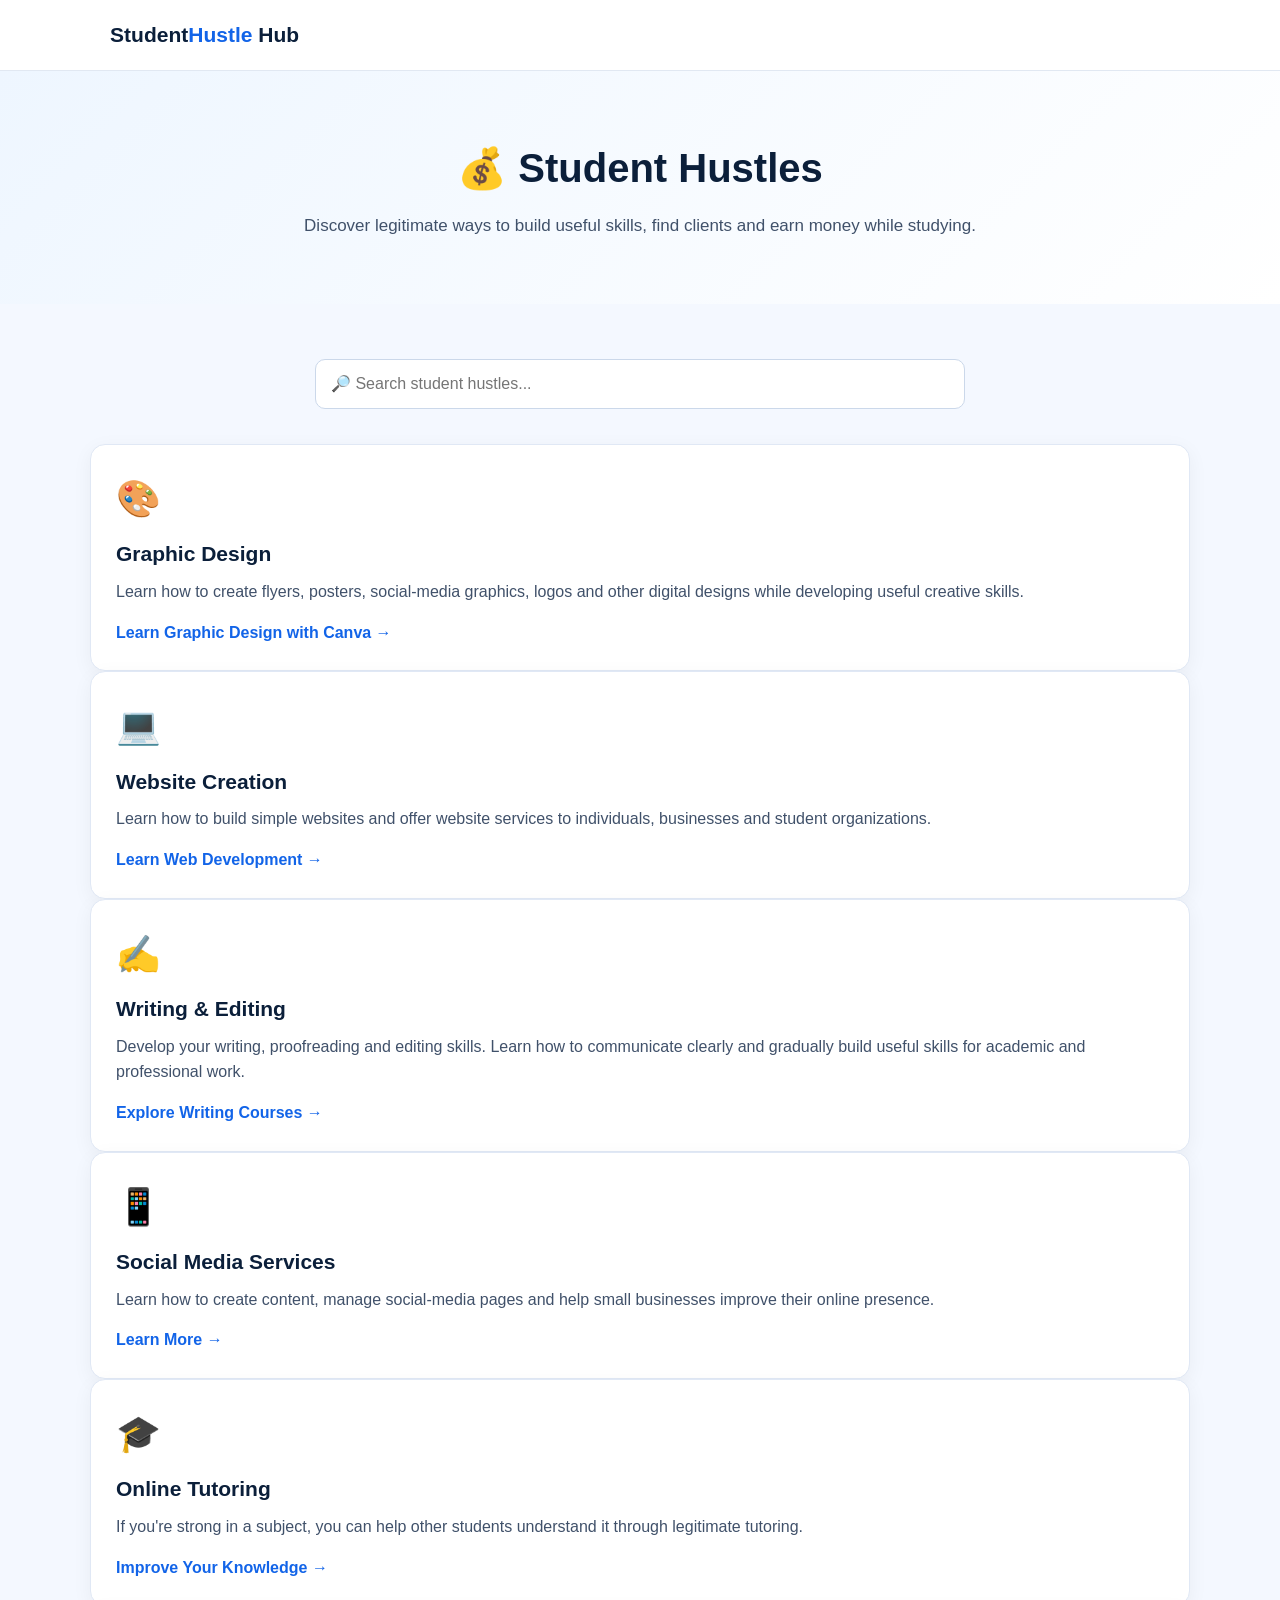
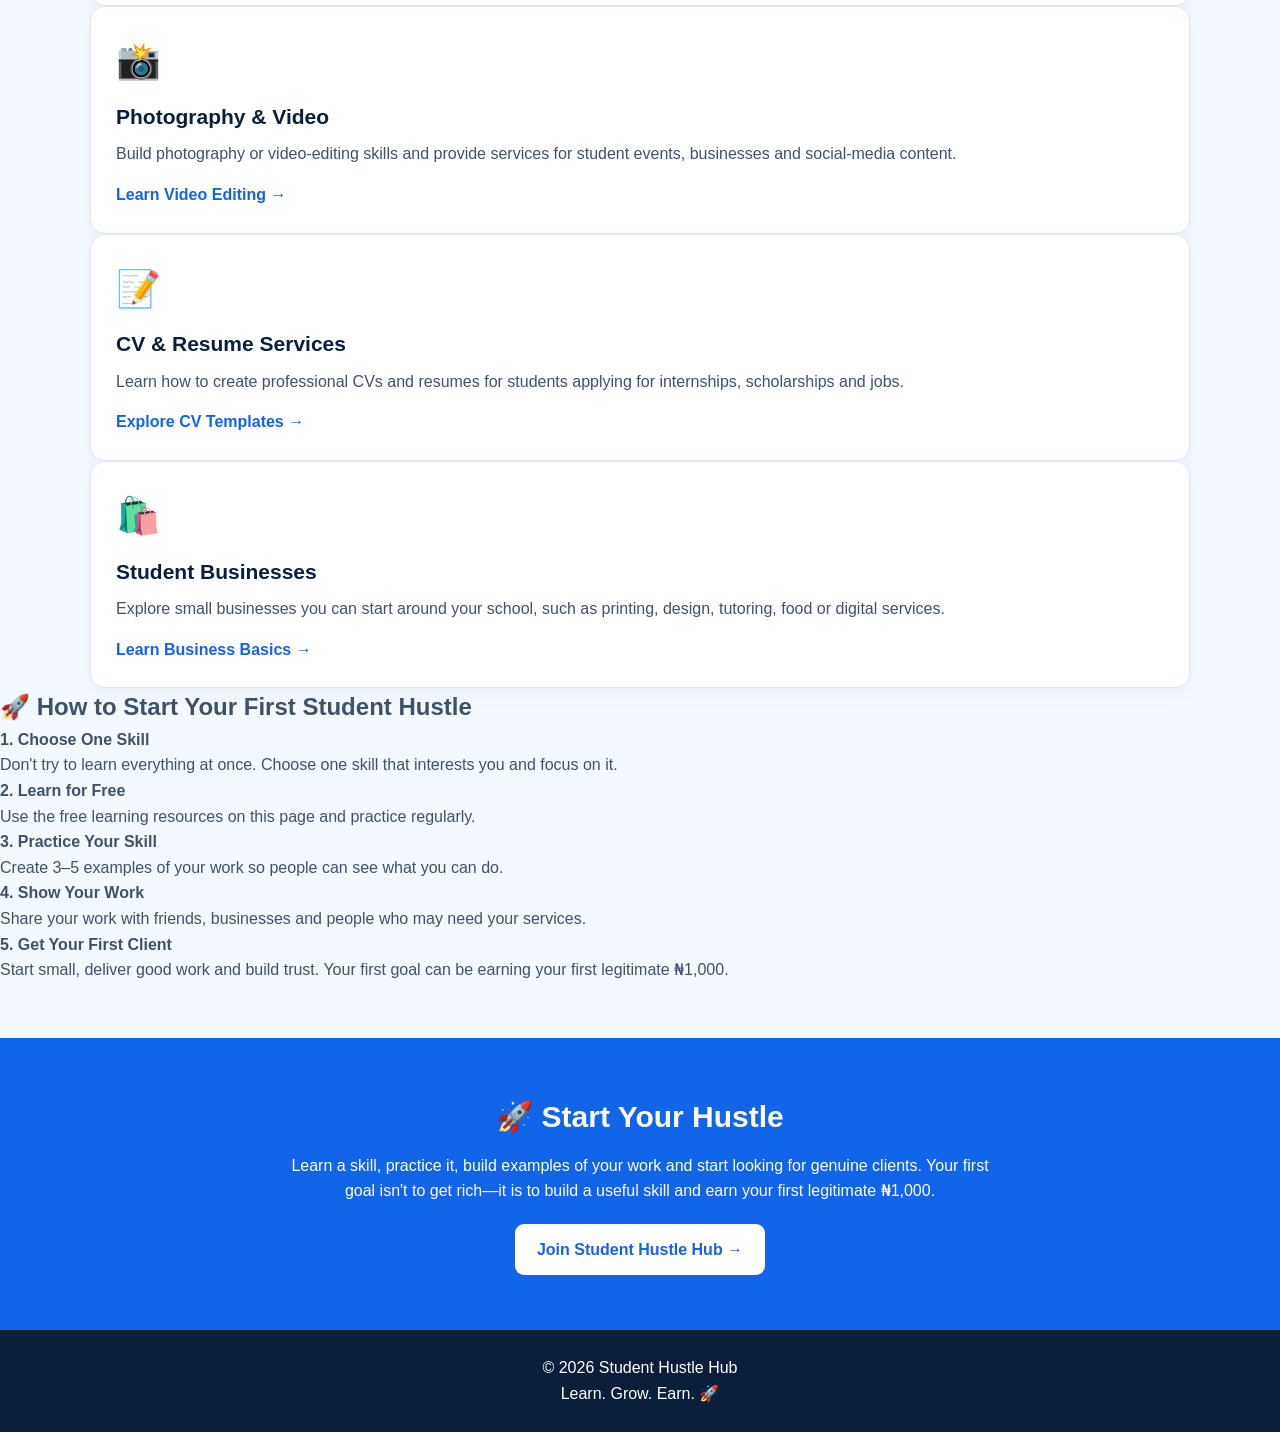
<file: student-hustles.html>
<!DOCTYPE html>
<html lang="en">
<head>
  <meta charset="UTF-8">
  <meta name="viewport" content="width=device-width, initial-scale=1.0">
  <meta name="description" content="Student Hustle Hub - discover legitimate ways students can build skills and earn money.">
  <title>Student Hustles | Student Hustle Hub</title>

  <style>
    * {
      box-sizing: border-box;
      margin: 0;
      padding: 0;
    }

    body {
      font-family: Arial, sans-serif;
      background: #f4f8ff;
      color: #40516a;
      line-height: 1.6;
    }

    header {
      background: white;
      padding: 18px 5%;
      border-bottom: 1px solid #e1e8f2;
      position: sticky;
      top: 0;
      z-index: 10;
    }

    header a {
      text-decoration: none;
      color: #0b1f3a;
      font-size: 21px;
      font-weight: bold;
    }

    header span {
      color: #1264e8;
    }

    .hero {
      background: linear-gradient(135deg, #eef6ff, #ffffff);
      padding: 65px 20px;
      text-align: center;
    }

    .hero h1 {
      color: #0b1f3a;
      font-size: 40px;
      margin-bottom: 12px;
    }

    .hero p {
      max-width: 720px;
      margin: auto;
      font-size: 17px;
    }

    .container {
      width: 92%;
      max-width: 1100px;
      margin: auto;
    }

    .section {
      padding: 55px 0;
    }

    .search {
      width: 100%;
      max-width: 650px;
      padding: 15px;
      margin: 0 auto 35px;
      display: block;
      border: 1px solid #cbd8ea;
      border-radius: 10px;
      font-size: 16px;
      outline: none;
    }

    .cards {
      display: grid;
      grid-template-columns: repeat(2, 1fr);
      gap: 20px;
    }

    .card {
      background: white;
      padding: 25px;
      border-radius: 15px;
      border: 1px solid #e0e8f5;
      box-shadow: 0 5px 20px rgba(0,0,0,0.05);
    }

    .icon {
      font-size: 36px;
      margin-bottom: 10px;
    }

    .card h2 {
      color: #0b1f3a;
      font-size: 21px;
      margin-bottom: 8px;
    }

    .card a {
      display: inline-block;
      margin-top: 15px;
      color: #1264e8;
      font-weight: bold;
      text-decoration: none;
    }

    .card a:hover {
      text-decoration: underline;
    }

    .start {
      background: #1264e8;
      color: white;
      padding: 55px 20px;
      text-align: center;
    }

    .start h2 {
      font-size: 30px;
      margin-bottom: 12px;
    }

    .start p {
      max-width: 700px;
      margin: auto;
    }

    .start a {
      display: inline-block;
      background: white;
      color: #1264e8;
      padding: 13px 22px;
      border-radius: 9px;
      text-decoration: none;
      font-weight: bold;
      margin-top: 20px;
    }

    .warning {
      background: #fff8e6;
      border-left: 4px solid #f0a000;
      padding: 18px;
      border-radius: 8px;
      margin-top: 35px;
    }

    footer {
      background: #0b1f3a;
      color: white;
      text-align: center;
      padding: 25px;
    }

    @media (max-width: 700px) {
      .cards {
        grid-template-columns: 1fr;
      }

      .hero h1 {
        font-size: 34px;
      }
    }
  </style>
</head>

<body>

<header>
  <div class="container">
    <a href="index.html">
      Student<span>Hustle</span> Hub
    </a>
  </div>
</header>


<section class="hero">

  <div class="container">

    <h1>💰 Student Hustles</h1>

    <p>
      Discover legitimate ways to build useful skills,
      find clients and earn money while studying.
    </p>

  </div>

</section>


<section class="section">

  <div class="container">

    <input
      type="text"
      id="search"
      class="search"
      placeholder="🔎 Search student hustles..."
    >


 <div class="card">

  <div class="icon">🎨</div>

  <h2>Graphic Design</h2>

  <p>
    Learn how to create flyers, posters, social-media graphics,
    logos and other digital designs while developing useful
    creative skills.
  </p>

  <a href="https://www.canva.com/" target="_blank">
    Learn Graphic Design with Canva →
  </a>

</div>


      <div class="card">

        <div class="icon">💻</div>

        <h2>Website Creation</h2>

        <p>
          Learn how to build simple websites and offer
          website services to individuals, businesses
          and student organizations.
        </p>

        <a href="https://www.freecodecamp.org/" target="_blank">
          Learn Web Development →
        </a>

      </div>


<div class="card">

  <div class="icon">✍️</div>

  <h2>Writing & Editing</h2>

  <p>
    Develop your writing, proofreading and editing skills.
    Learn how to communicate clearly and gradually build
    useful skills for academic and professional work.
  </p>

  <a href="https://www.coursera.org/" target="_blank">
    Explore Writing Courses →
  </a>

</div>



      <div class="card">

        <div class="icon">📱</div>

        <h2>Social Media Services</h2>

        <p>
          Learn how to create content, manage social-media
          pages and help small businesses improve their online presence.
        </p>

        <a href="https://www.meta.com/business/" target="_blank">
          Learn More →
        </a>

      </div>


      <div class="card">

        <div class="icon">🎓</div>

        <h2>Online Tutoring</h2>

        <p>
          If you're strong in a subject, you can help other
          students understand it through legitimate tutoring.
        </p>

        <a href="https://www.khanacademy.org/" target="_blank">
          Improve Your Knowledge →
        </a>

      </div>


      <div class="card">

        <div class="icon">📸</div>

        <h2>Photography & Video</h2>

        <p>
          Build photography or video-editing skills and
          provide services for student events, businesses
          and social-media content.
        </p>

        <a href="https://www.blackmagicdesign.com/products/davinciresolve" target="_blank">
          Learn Video Editing →
        </a>

      </div>


      <div class="card">

        <div class="icon">📝</div>

        <h2>CV & Resume Services</h2>

        <p>
          Learn how to create professional CVs and resumes
          for students applying for internships, scholarships
          and jobs.
        </p>

        <a href="https://www.canva.com/resumes/templates/" target="_blank">
          Explore CV Templates →
        </a>

      </div>


      <div class="card">

        <div class="icon">🛍️</div>

        <h2>Student Businesses</h2>

        <p>
          Explore small businesses you can start around
          your school, such as printing, design, tutoring,
          food or digital services.
        </p>

        <a href="https://www.sba.gov/business-guide" target="_blank">
          Learn Business Basics →
        </a>

      </div>


    </div>


<div class="how-to-start">

  <h2>🚀 How to Start Your First Student Hustle</h2>

  <div class="steps">

    <div class="step">
      <strong>1. Choose One Skill</strong>
      <p>Don't try to learn everything at once. Choose one skill that interests you and focus on it.</p>
    </div>

    <div class="step">
      <strong>2. Learn for Free</strong>
      <p>Use the free learning resources on this page and practice regularly.</p>
    </div>

    <div class="step">
      <strong>3. Practice Your Skill</strong>
      <p>Create 3–5 examples of your work so people can see what you can do.</p>
    </div>

    <div class="step">
      <strong>4. Show Your Work</strong>
      <p>Share your work with friends, businesses and people who may need your services.</p>
    </div>

    <div class="step">
      <strong>5. Get Your First Client</strong>
      <p>Start small, deliver good work and build trust. Your first goal can be earning your first legitimate ₦1,000.</p>
    </div>

  </div>

</div>

  </div>

</section>


<section class="start">

  <div class="container">

    <h2>🚀 Start Your Hustle</h2>

    <p>
      Learn a skill, practice it, build examples of your work
      and start looking for genuine clients. Your first goal
      isn't to get rich—it is to build a useful skill and earn
      your first legitimate ₦1,000.
    </p>

    <a href="https://t.me/StudentHustleHubNG" target="_blank">
      Join Student Hustle Hub →
    </a>

  </div>

</section>


<footer>

  <p>© 2026 Student Hustle Hub</p>

  <p>Learn. Grow. Earn. 🚀</p>

</footer>


<script>

const search = document.getElementById("search");

const cards = document.querySelectorAll(".card");

search.addEventListener("input", function() {

  const text = this.value.toLowerCase();

  cards.forEach(function(card) {

    const content = card.innerText.toLowerCase();

    if (content.includes(text)) {
      card.style.display = "block";
    } else {
      card.style.display = "none";
    }

  });

});

</script>

</body>
  </html>
</file>
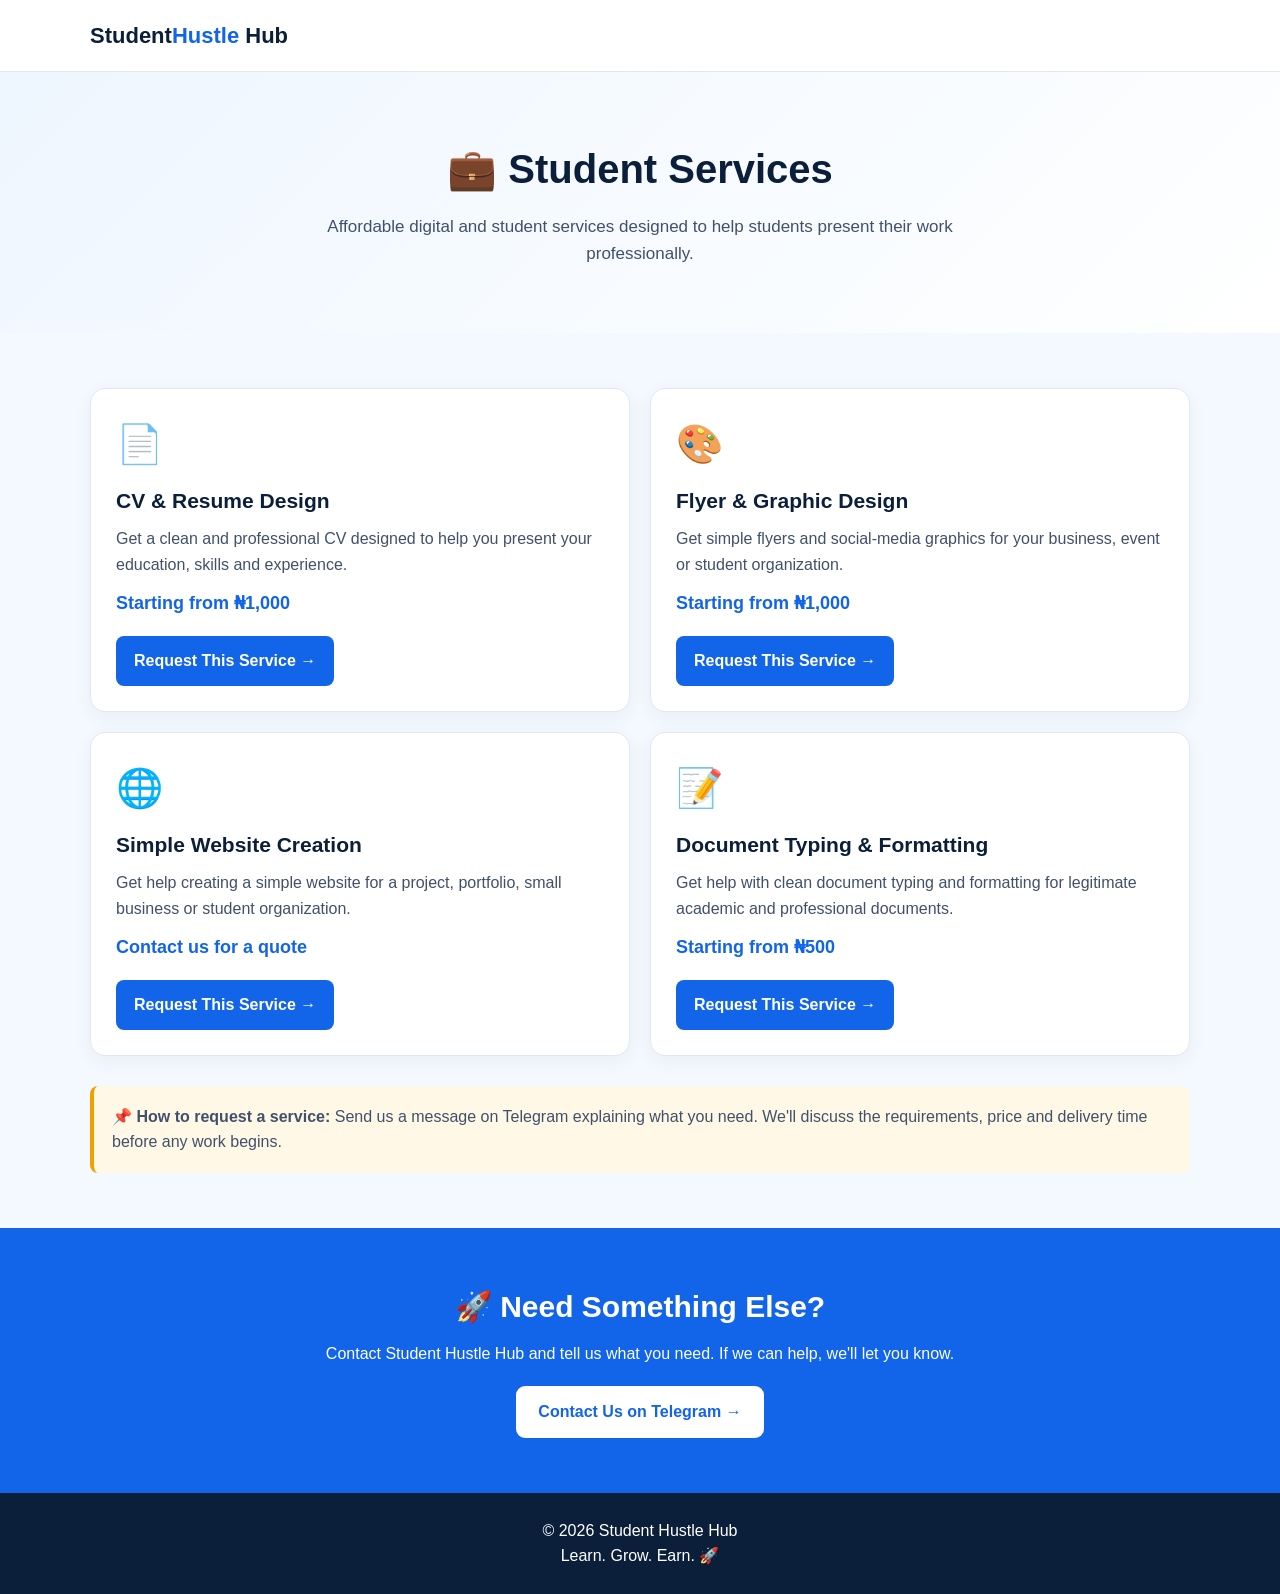
<file: student-services.html>
<!DOCTYPE html>
<html lang="en">
<head>
  <meta charset="UTF-8">
  <meta name="viewport" content="width=device-width, initial-scale=1.0">

  <title>Student Services | Student Hustle Hub</title>

  <style>
    * {
      box-sizing: border-box;
      margin: 0;
      padding: 0;
    }

    body {
      font-family: Arial, sans-serif;
      background: #f4f8ff;
      color: #40516a;
      line-height: 1.6;
    }

    .container {
      width: 92%;
      max-width: 1100px;
      margin: auto;
    }

    header {
      background: #ffffff;
      padding: 18px 0;
      border-bottom: 1px solid #e1e8f2;
    }

    .logo {
      color: #0b1f3a;
      text-decoration: none;
      font-size: 22px;
      font-weight: bold;
    }

    .logo span {
      color: #1264e8;
    }

    .hero {
      background: linear-gradient(135deg, #eef6ff, #ffffff);
      text-align: center;
      padding: 65px 20px;
    }

    .hero h1 {
      color: #0b1f3a;
      font-size: 40px;
      margin-bottom: 12px;
    }

    .hero p {
      max-width: 700px;
      margin: auto;
      font-size: 17px;
    }

    .section {
      padding: 55px 0;
    }

    .cards {
      display: grid;
      grid-template-columns: repeat(2, 1fr);
      gap: 20px;
    }

    .card {
      background: white;
      padding: 25px;
      border: 1px solid #e0e8f5;
      border-radius: 15px;
      box-shadow: 0 5px 20px rgba(0,0,0,0.05);
    }

    .icon {
      font-size: 38px;
      margin-bottom: 10px;
    }

    .card h2 {
      color: #0b1f3a;
      font-size: 21px;
      margin-bottom: 8px;
    }

    .price {
      color: #1264e8;
      font-weight: bold;
      margin-top: 12px;
      font-size: 18px;
    }

    .request {
      display: inline-block;
      margin-top: 18px;
      background: #1264e8;
      color: white;
      text-decoration: none;
      padding: 12px 18px;
      border-radius: 8px;
      font-weight: bold;
    }

    .note {
      background: #fff8e6;
      border-left: 4px solid #f0a000;
      padding: 18px;
      border-radius: 8px;
      margin-top: 30px;
    }

    .cta {
      background: #1264e8;
      color: white;
      text-align: center;
      padding: 55px 20px;
    }

    .cta h2 {
      font-size: 30px;
      margin-bottom: 10px;
    }

    .cta a {
      display: inline-block;
      margin-top: 20px;
      padding: 13px 22px;
      background: white;
      color: #1264e8;
      text-decoration: none;
      border-radius: 9px;
      font-weight: bold;
    }

    footer {
      background: #0b1f3a;
      color: white;
      text-align: center;
      padding: 25px;
    }

    @media (max-width: 700px) {
      .cards {
        grid-template-columns: 1fr;
      }

      .hero h1 {
        font-size: 34px;
      }
    }
  </style>
</head>

<body>

<header>
  <div class="container">
    <a class="logo" href="index.html">
      Student<span>Hustle</span> Hub
    </a>
  </div>
</header>

<section class="hero">
  <div class="container">
    <h1>💼 Student Services</h1>
    <p>
      Affordable digital and student services designed to help
      students present their work professionally.
    </p>
  </div>
</section>

<section class="section">
  <div class="container">

    <div class="cards">

      <div class="card">
        <div class="icon">📄</div>
        <h2>CV & Resume Design</h2>
        <p>
          Get a clean and professional CV designed to help you
          present your education, skills and experience.
        </p>
        <p class="price">Starting from ₦1,000</p>
        <a class="request" href="https://t.me/StudentHustleHubNG" target="_blank">
          Request This Service →
        </a>
      </div>

      <div class="card">
        <div class="icon">🎨</div>
        <h2>Flyer & Graphic Design</h2>
        <p>
          Get simple flyers and social-media graphics for your
          business, event or student organization.
        </p>
        <p class="price">Starting from ₦1,000</p>
        <a class="request" href="https://t.me/StudentHustleHubNG" target="_blank">
          Request This Service →
        </a>
      </div>

      <div class="card">
        <div class="icon">🌐</div>
        <h2>Simple Website Creation</h2>
        <p>
          Get help creating a simple website for a project,
          portfolio, small business or student organization.
        </p>
        <p class="price">Contact us for a quote</p>
        <a class="request" href="https://t.me/StudentHustleHubNG" target="_blank">
          Request This Service →
        </a>
      </div>

      <div class="card">
        <div class="icon">📝</div>
        <h2>Document Typing & Formatting</h2>
        <p>
          Get help with clean document typing and formatting for
          legitimate academic and professional documents.
        </p>
        <p class="price">Starting from ₦500</p>
        <a class="request" href="https://t.me/StudentHustleHubNG" target="_blank">
          Request This Service →
        </a>
      </div>

    </div>

    <div class="note">
      <strong>📌 How to request a service:</strong>
      Send us a message on Telegram explaining what you need.
      We'll discuss the requirements, price and delivery time
      before any work begins.
    </div>

  </div>
</section>

<section class="cta">
  <div class="container">
    <h2>🚀 Need Something Else?</h2>
    <p>
      Contact Student Hustle Hub and tell us what you need.
      If we can help, we'll let you know.
    </p>

    <a href="https://t.me/StudentHustleHubNG" target="_blank">
      Contact Us on Telegram →
    </a>
  </div>
</section>

<footer>
  <p>© 2026 Student Hustle Hub</p>
  <p>Learn. Grow. Earn. 🚀</p>
</footer>

</body>
</html>
</file>
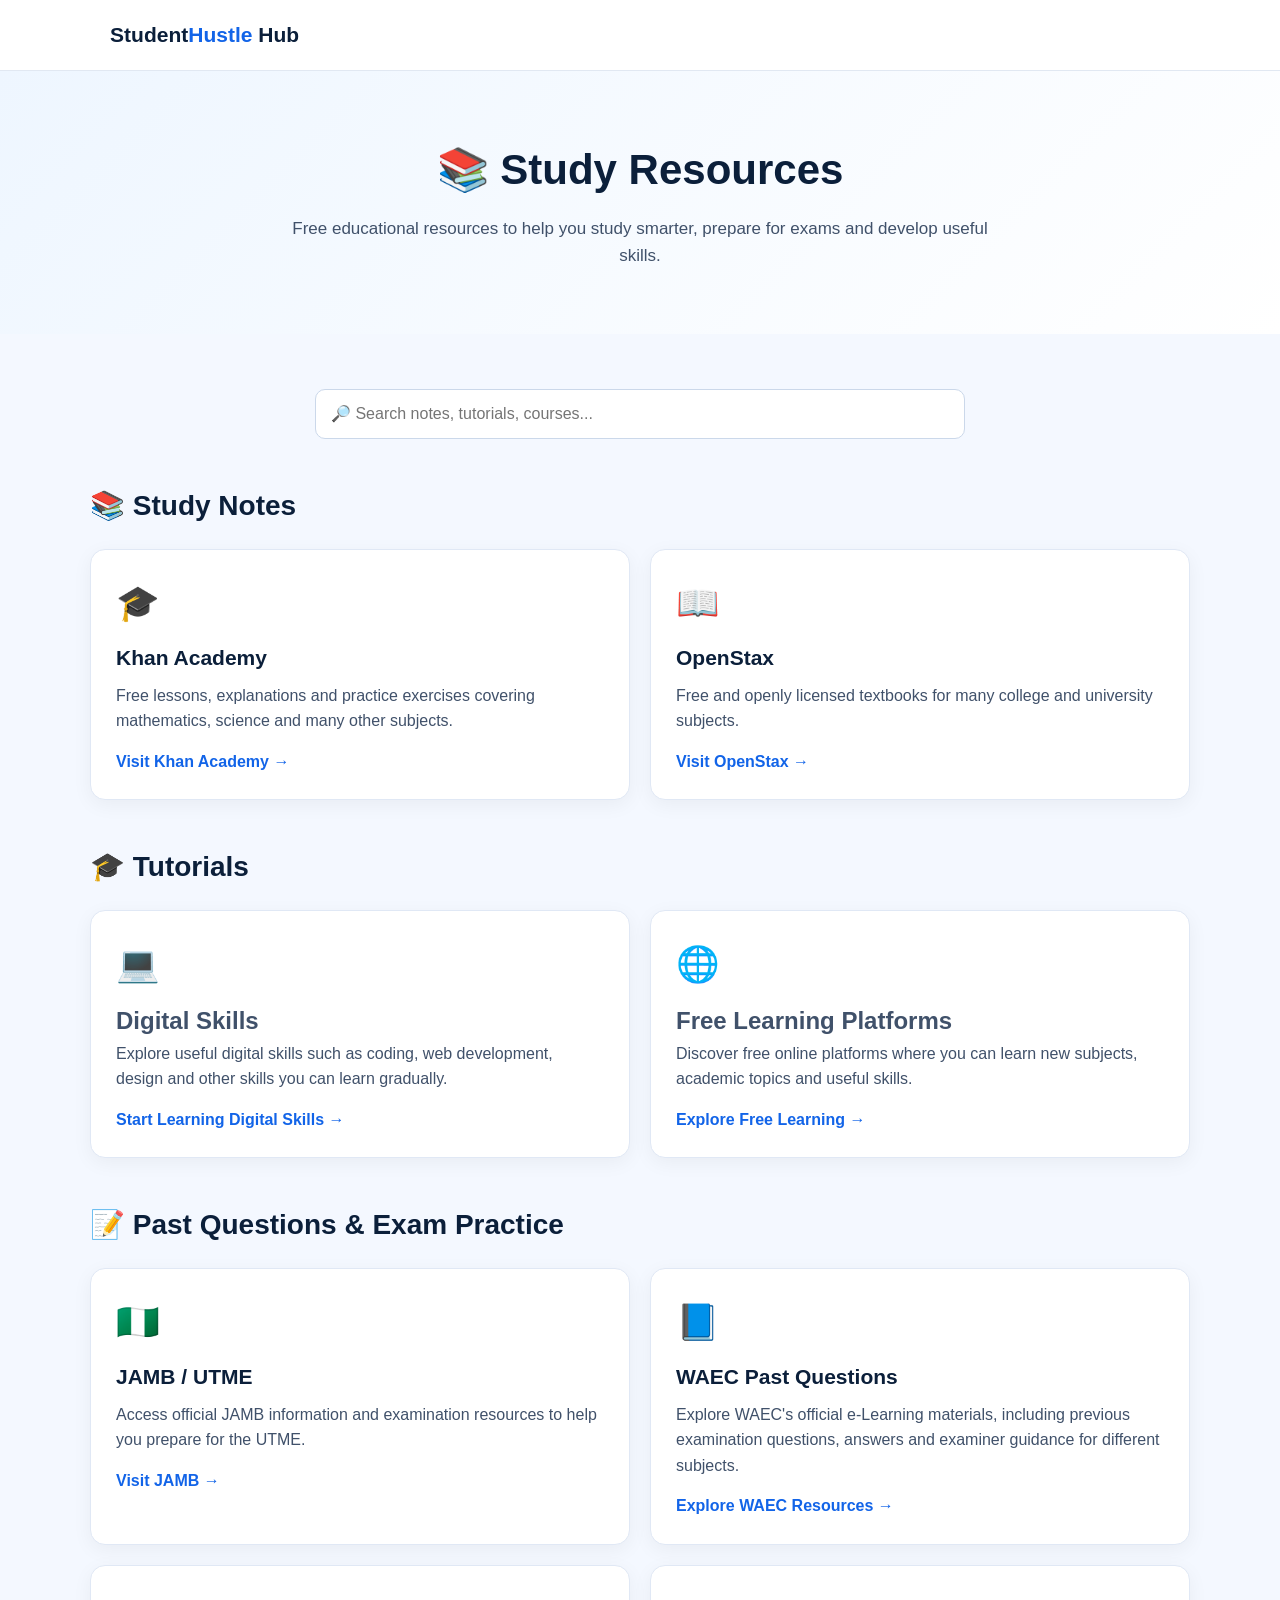
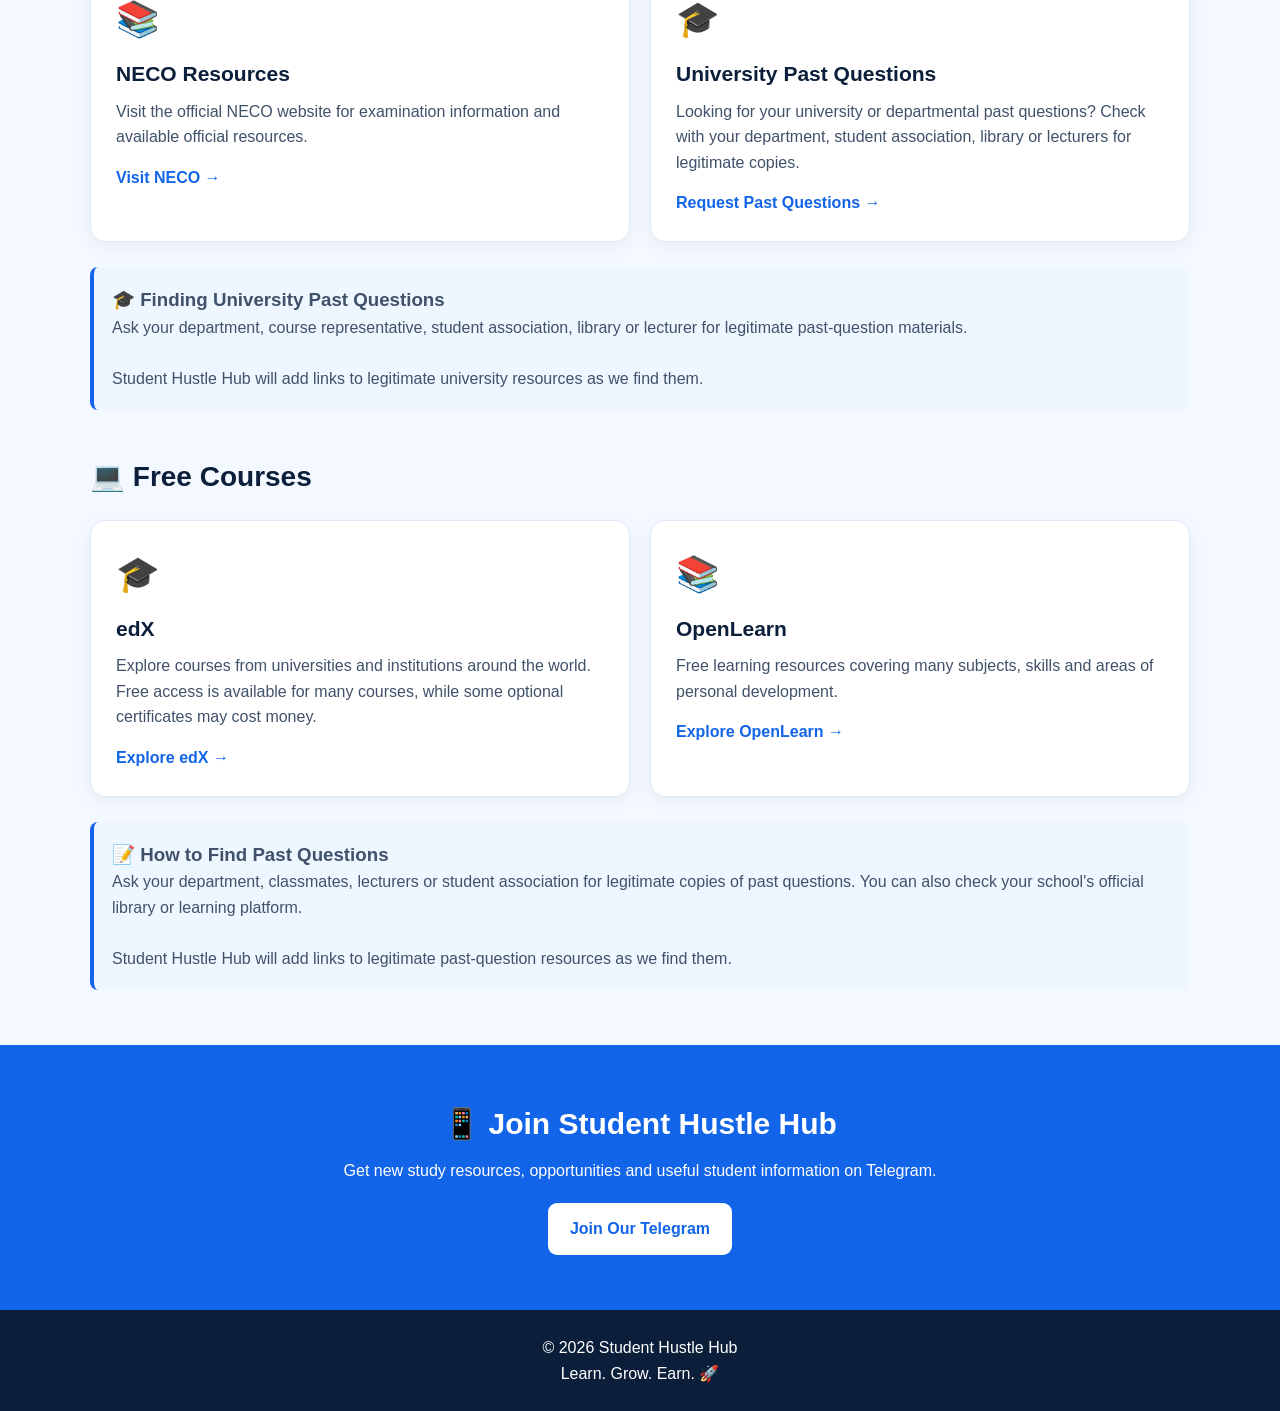
<file: study-resources.html>
<!DOCTYPE html>
<html lang="en">
<head>
  <meta charset="UTF-8">
  <meta name="viewport" content="width=device-width, initial-scale=1.0">
  <meta name="description" content="Free study notes, tutorials, past questions and courses for students.">
  <title>Study Resources | Student Hustle Hub</title>

  <style>
    * {
      box-sizing: border-box;
      margin: 0;
      padding: 0;
    }

    body {
      font-family: Arial, sans-serif;
      background: #f4f8ff;
      color: #40516a;
      line-height: 1.6;
    }

    header {
      background: white;
      padding: 18px 5%;
      border-bottom: 1px solid #e1e8f2;
      position: sticky;
      top: 0;
      z-index: 10;
    }

    header a {
      text-decoration: none;
      color: #0b1f3a;
      font-size: 21px;
      font-weight: bold;
    }

    header span {
      color: #1264e8;
    }

    .hero {
      background: linear-gradient(135deg, #eef6ff, #ffffff);
      padding: 65px 20px;
      text-align: center;
    }

    .hero h1 {
      color: #0b1f3a;
      font-size: 42px;
      margin-bottom: 12px;
    }

    .hero p {
      max-width: 700px;
      margin: auto;
      font-size: 17px;
    }

    .container {
      width: 92%;
      max-width: 1100px;
      margin: auto;
    }

    .resources {
      padding: 55px 0;
    }

    .search {
      width: 100%;
      max-width: 650px;
      padding: 15px;
      margin: 0 auto 35px;
      display: block;
      border: 1px solid #cbd8ea;
      border-radius: 10px;
      font-size: 16px;
      outline: none;
    }

    .search:focus {
      border-color: #1264e8;
    }

    .category-title {
      color: #0b1f3a;
      font-size: 28px;
      margin: 45px 0 20px;
    }

    .cards {
      display: grid;
      grid-template-columns: repeat(2, 1fr);
      gap: 20px;
    }

    .card {
      background: white;
      padding: 25px;
      border-radius: 15px;
      border: 1px solid #e0e8f5;
      box-shadow: 0 5px 20px rgba(0,0,0,0.05);
    }

    .icon {
      font-size: 35px;
      margin-bottom: 10px;
    }

    .card h3 {
      color: #0b1f3a;
      font-size: 21px;
      margin-bottom: 8px;
    }

    .card p {
      margin-bottom: 15px;
    }

    .card a {
      display: inline-block;
      color: #1264e8;
      font-weight: bold;
      text-decoration: none;
    }

    .card a:hover {
      text-decoration: underline;
    }

    .note {
      background: #eef6ff;
      border-left: 4px solid #1264e8;
      padding: 18px;
      border-radius: 8px;
      margin-top: 25px;
    }

    .telegram {
      background: #1264e8;
      color: white;
      padding: 55px 20px;
      text-align: center;
    }

    .telegram h2 {
      font-size: 30px;
      margin-bottom: 10px;
    }

    .telegram a {
      display: inline-block;
      background: white;
      color: #1264e8;
      padding: 13px 22px;
      border-radius: 9px;
      text-decoration: none;
      font-weight: bold;
      margin-top: 20px;
    }

    footer {
      background: #0b1f3a;
      color: white;
      text-align: center;
      padding: 25px;
    }
@media (max-width: 700px) {
  header {
    padding: 15px 4%;
  }

  .container {
    width: 94%;
  }

  .hero {
    padding: 50px 16px;
  }

  .hero h1 {
    font-size: 34px;
    line-height: 1.2;
  }

  .hero p {
    font-size: 16px;
  }

  .resources {
    padding: 40px 0;
  }

  .cards {
    grid-template-columns: 1fr;
    gap: 16px;
  }

  .card {
    padding: 22px;
  }

  .category-title {
    font-size: 25px;
    margin: 35px 0 18px;
  }

  .search {
    margin-bottom: 25px;
  }
}
    }
  </style>
</head>

<body>

<header>
  <div class="container">
    <a href="index.html">
      Student<span>Hustle</span> Hub
    </a>
  </div>
</header>

<section class="hero">
  <div class="container">
    <h1>📚 Study Resources</h1>
    <p>
      Free educational resources to help you study smarter,
      prepare for exams and develop useful skills.
    </p>
  </div>
</section>

<section class="resources">

  <div class="container">

    <input
      type="text"
      id="search"
      class="search"
      placeholder="🔎 Search notes, tutorials, courses..."
    >

    <!-- STUDY NOTES -->

    <h2 class="category-title">📚 Study Notes</h2>

    <div class="cards">

      <div class="card">
        <div class="icon">🎓</div>
        <h3>Khan Academy</h3>
        <p>
          Free lessons, explanations and practice exercises
          covering mathematics, science and many other subjects.
        </p>

        <a href="https://www.khanacademy.org/" target="_blank">
          Visit Khan Academy →
        </a>
      </div>

      <div class="card">
        <div class="icon">📖</div>
        <h3>OpenStax</h3>
        <p>
          Free and openly licensed textbooks for many
          college and university subjects.
        </p>

        <a href="https://openstax.org/" target="_blank">
          Visit OpenStax →
        </a>
      </div>

    </div>


    <!-- TUTORIALS -->

    <h2 class="category-title">🎓 Tutorials</h2>

    <div class="cards">

      <div class="card">
  <div class="icon">💻</div>
  <h2>Digital Skills</h2>
  <p>
    Explore useful digital skills such as coding, web development,
    design and other skills you can learn gradually.
  </p>

  <a href="https://www.freecodecamp.org/" target="_blank">
    Start Learning Digital Skills →
  </a>
      </div>

   <div class="card">
  <div class="icon">🌐</div>
  <h2>Free Learning Platforms</h2>
  <p>
    Discover free online platforms where you can learn new
    subjects, academic topics and useful skills.
  </p>

  <a href="https://www.khanacademy.org/" target="_blank">
    Explore Free Learning →
  </a>
</div>

    </div>


<!-- PAST QUESTIONS -->

<h2 class="category-title">📝 Past Questions & Exam Practice</h2>

<div class="cards">

  <div class="card">
    <div class="icon">🇳🇬</div>
    <h3>JAMB / UTME</h3>
    <p>
      Access official JAMB information and examination resources
      to help you prepare for the UTME.
    </p>

    <a href="https://www.jamb.gov.ng/" target="_blank">
      Visit JAMB →
    </a>
  </div>

  <div class="card">
    <div class="icon">📘</div>
    <h3>WAEC Past Questions</h3>
    <p>
      Explore WAEC's official e-Learning materials, including
      previous examination questions, answers and examiner
      guidance for different subjects.
    </p>

    <a href="https://www.waeconline.org.ng/e-learning/" target="_blank">
      Explore WAEC Resources →
    </a>
  </div>

  <div class="card">
    <div class="icon">📚</div>
    <h3>NECO Resources</h3>
    <p>
      Visit the official NECO website for examination information
      and available official resources.
    </p>

    <a href="https://neco.gov.ng/" target="_blank">
      Visit NECO →
    </a>
  </div>

  <div class="card">
    <div class="icon">🎓</div>
    <h3>University Past Questions</h3>
    <p>
      Looking for your university or departmental past questions?
      Check with your department, student association, library
      or lecturers for legitimate copies.
    </p>

    <a href="https://t.me/StudentHustleHubNG" target="_blank">
  Request Past Questions →
    </a>
  </div>

</div>

<div id="university-guide" class="note">

  <h3>🎓 Finding University Past Questions</h3>

  <p>
    Ask your department, course representative, student association,
    library or lecturer for legitimate past-question materials.
  </p>

  <br>

  <p>
    Student Hustle Hub will add links to legitimate university resources
    as we find them.
  </p>

</div>


    <!-- FREE COURSES -->

    <h2 class="category-title">💻 Free Courses</h2>

    <div class="cards">

      <div class="card">
        <div class="icon">🎓</div>
        <h3>edX</h3>
        <p>
          Explore courses from universities and institutions
          around the world. Free access is available for many courses,
          while some optional certificates may cost money.
        </p>

        <a href="https://www.edx.org/" target="_blank">
          Explore edX →
        </a>
      </div>

      <div class="card">
        <div class="icon">📚</div>
        <h3>OpenLearn</h3>
        <p>
          Free learning resources covering many subjects,
          skills and areas of personal development.
        </p>

        <a href="https://www.open.edu/openlearn/" target="_blank">
          Explore OpenLearn →
        </a>
      </div>

    </div>


    <!-- PAST QUESTION GUIDE -->

    <div id="past-question-guide" class="note">

      <h3>📝 How to Find Past Questions</h3>

      <p>
        Ask your department, classmates, lecturers or student association
        for legitimate copies of past questions. You can also check your
        school's official library or learning platform.
      </p>

      <br>

      <p>
        Student Hustle Hub will add links to legitimate past-question
        resources as we find them.
      </p>

    </div>

  </div>

</section>


<!-- TELEGRAM -->

<section class="telegram">

  <div class="container">

    <h2>📱 Join Student Hustle Hub</h2>

    <p>
      Get new study resources, opportunities and useful
      student information on Telegram.
    </p>

    <a
      href="https://t.me/StudentHustleHubNG"
      target="_blank"
    >
      Join Our Telegram
    </a>

  </div>

</section>


<footer>

  <p>© 2026 Student Hustle Hub</p>

  <p>Learn. Grow. Earn. 🚀</p>

</footer>


<script>

const search = document.getElementById("search");

const cards = document.querySelectorAll(".card");

search.addEventListener("input", function() {

  const text = this.value.toLowerCase();

  cards.forEach(function(card) {

    const content = card.innerText.toLowerCase();

    if (content.includes(text)) {

      card.style.display = "block";

    } else {

      card.style.display = "none";

    }

  });

});

</script>

</body>
</html>
</file>
<file: style.css>
* {
  box-sizing: border-box;
  margin: 0;
  padding: 0;
}

:root {
  --blue: #1264e8;
  --dark: #0b1f3a;
  --text: #40516a;
  --light: #f4f8ff;
  --white: #fff;
}

html {
  scroll-behavior: smooth;
}

body {
  font-family: Arial, Helvetica, sans-serif;
  color: var(--text);
  line-height: 1.6;
  background: #fff;
  overflow-x: hidden;
}

.container {
  width: min(1120px, 92%);
  margin-left: auto;
  margin-right: auto;
}

.header {
  position: sticky;
  top: 0;
  z-index: 20;
  background: rgba(255,255,255,.96);
  border-bottom: 1px solid #e8eef7;
}

.nav {
  min-height: 72px;
  display: flex;
  align-items: center;
  justify-content: space-between;
  gap: 20px;
}

.logo {
  font-size: 21px;
  font-weight: 800;
  color: var(--dark);
  text-decoration: none;
}

.logo span {
  color: var(--blue);
}

nav {
  display: flex;
  gap: 24px;
}

nav a {
  color: var(--dark);
  text-decoration: none;
  font-weight: 600;
  font-size: 14px;
}

nav a:hover {
  color: var(--blue);
}

.menu-btn {
  display: none;
  border: 0;
  background: var(--light);
  font-size: 23px;
  padding: 8px 11px;
  border-radius: 9px;
}

.hero {
  background: linear-gradient(135deg, #eef6ff, #fff);
  padding: 90px 0;
}

.hero-grid {
  display: grid;
  grid-template-columns: 1.25fr .75fr;
  align-items: center;
  gap: 60px;
}

.eyebrow {
  font-size: 12px;
  letter-spacing: 1.8px;
  font-weight: 800;
  color: var(--blue);
  margin-bottom: 10px;
}

h1 {
  font-size: clamp(42px, 6vw, 70px);
  line-height: 1.05;
  color: var(--dark);
  margin-bottom: 20px;
}

h1 span {
  color: var(--blue);
}

.hero-text {
  font-size: 18px;
  max-width: 650px;
  margin-bottom: 30px;
}

.actions {
  display: flex;
  gap: 12px;
  flex-wrap: wrap;
}

.btn {
  display: inline-block;
  padding: 13px 20px;
  border-radius: 9px;
  text-decoration: none;
  font-weight: 700;
  border: 1px solid transparent;
}

.primary {
  background: var(--blue);
  color: #fff;
}

.secondary {
  border-color: #cddbf1;
  color: var(--dark);
  background: #fff;
}

.white {
  background: #fff;
  color: var(--blue);
}

.hero-card {
  background: #fff;
  border: 1px solid #dfe9f7;
  border-radius: 22px;
  padding: 34px;
  box-shadow: 0 18px 45px rgba(31,76,135,.1);
}

.icon {
  font-size: 48px;
  margin-bottom: 14px;
}

.hero-card h3 {
  font-size: 24px;
  color: var(--dark);
  margin-bottom: 8px;
}

.mini-stats {
  display: flex;
  gap: 30px;
  margin-top: 25px;
  padding-top: 20px;
  border-top: 1px solid #edf1f7;
}

.mini-stats strong {
  display: block;
  color: var(--blue);
  font-size: 21px;
}

.mini-stats small {
  color: #718096;
}

.section {
  padding: 80px 0;
}

.light {
  background: var(--light);
}

.section-heading {
  max-width: 680px;
  margin-bottom: 35px;
}

.section-heading h2 {
  font-size: 36px;
  line-height: 1.15;
  color: var(--dark);
  margin-bottom: 12px;
}

.cards {
  display: grid;
  grid-template-columns: repeat(3, 1fr);
  gap: 20px;
}

.card {
  background: #fff;
  border: 1px solid #e2eaf5;
  border-radius: 16px;
  padding: 26px;
  box-shadow: 0 8px 25px rgba(31,76,135,.05);
}

.card-icon {
  font-size: 32px;
  margin-bottom: 12px;
}

.card h3 {
  color: var(--dark);
  font-size: 20px;
  margin-bottom: 8px;
}

.card p {
  margin-bottom: 15px;
}

.learn-more {
  color: var(--blue);
  font-weight: 700;
  text-decoration: none;
  font-size: 14px;
}

.opportunity-box {
  display: flex;
  gap: 20px;
  align-items: flex-start;
  background: #f8fbff;
  border: 1px dashed #b8cceb;
  border-radius: 16px;
  padding: 28px;
}

.opportunity-box span {
  font-size: 34px;
}

.opportunity-box h3 {
  color: var(--dark);
  margin-bottom: 5px;
}

.telegram {
  padding: 65px 0;
  background: var(--blue);
  color: #fff;
}

.telegram-box {
  display: flex;
  align-items: center;
  justify-content: space-between;
  gap: 30px;
}

.telegram .eyebrow {
  color: #dceaff;
}

.telegram h2 {
  font-size: 34px;
  line-height: 1.2;
  margin-bottom: 8px;
}

.contact {
  text-align: center;
}

.contact .section-heading {
  margin: 0 auto 25px;
}

footer {
  background: var(--dark);
  color: #b8c7dc;
  padding: 25px 0;
}

.footer-inner {
  display: flex;
  justify-content: space-between;
  gap: 20px;
  font-size: 13px;
}

/* 📱 Mobile layout */
@media (max-width: 800px) {
  .container {
    width: 92%;
  }

  .nav {
    min-height: 72px;
  }

  nav {
    display: none;
    position: absolute;
    left: 4%;
    right: 4%;
    top: 72px;
    background: #fff;
    padding: 16px;
    border: 1px solid #e6edf7;
    border-radius: 12px;
    box-shadow: 0 12px 30px rgba(0,0,0,.08);
    flex-direction: column;
    gap: 14px;
  }

  .menu-btn {
    display: block;
  }

  .hero {
    padding: 55px 0;
  }

  .hero-grid {
    grid-template-columns: 1fr;
    gap: 30px;
  }

  .cards {
    grid-template-columns: 1fr;
    gap: 16px;
  }

  .card,
  .hero-card {
    width: 100%;
  }

  .section {
    padding: 55px 0;
  }

  .section-heading h2 {
    font-size: 30px;
  }

  .telegram-box {
    flex-direction: column;
    align-items: flex-start;
  }

  .footer-inner {
    flex-direction: column;
  }
}
.share-section {
  padding: 70px 0;
  background: #f4f8ff;
}

.share-box {
  background: #fff;
  border: 1px solid #e2eaf5;
  border-radius: 16px;
  padding: 30px;
  display: flex;
  align-items: center;
  gap: 25px;
  box-shadow: 0 8px 25px rgba(31, 76, 135, 0.05);
}

.share-icon {
  font-size: 50px;
}

.share-box h3 {
  color: #0b1f3a;
  font-size: 23px;
  margin-bottom: 8px;
}

.share-box p {
  margin-bottom: 18px;
}

@media (max-width: 700px) {
  .share-box {
    flex-direction: column;
    align-items: flex-start;
  }
}
</file>
